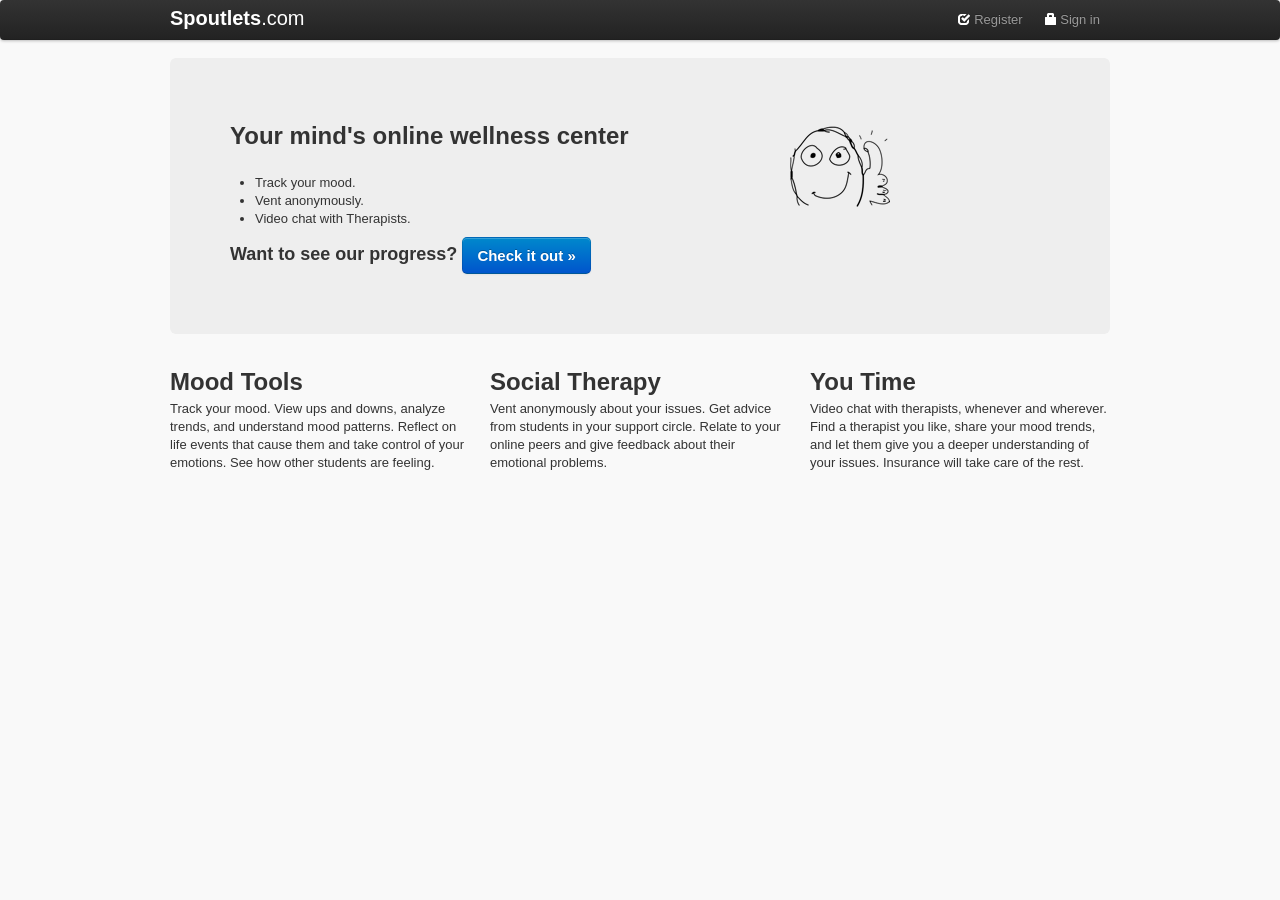
<file: spoutlets/views/index.html>
<!DOCTYPE html>
<html lang="en">
    <head>
        <meta charset="utf-8">
        <title>Spoutlets &mdash; Main Page</title>
        <meta name="viewport" content="width=device-width, initial-scale=1.0">
        <meta name="description" content="">
        <meta name="author" content="">

        <link rel="stylesheet" type="text/css" href="../public/stylesheets/bootstrap.css">

        <!--[if lt IE 9]>
            <script src="../public/js/libs/iepp.js"></script>
        <![endif]-->

    </head>
    <body>
       <header>
          <div class="navbar">
              <div class="navbar-inner">
                  <div class="container">

                      <a href="index.html" class="brand"><strong>Spoutlets</strong>.com</a>

                       <ul class="nav pull-right">
                          <li><a href="#register" data-toggle="modal"><i class="icon-check icon-white"></i> Register</a></li>
                          <li><a href="#sign-in" data-toggle="modal"><i class="icon-lock icon-white"></i> Sign in</a></li>
                      </ul> 
                      <div id="sign-in" class="modal modal-form hide fade">
                          <div class="wrapper-modal">
                              <a class="close pull-right" data-dismiss="modal">&times;</a>
                              <div class="page-header">
                                  <h2>Sign in</h2>
                              </div>
                              <hgroup class="section-header">
                                  <h2>Almost there!</h2>
                              </hgroup>
                              <form class="form-horizontal">
                                  <fieldset>
                                    <div class="control-group">
                                      <label class="control-label" for="input01">Username</label>
                                      <div class="controls">
                                        <input type="text" class="input-xlarge" id="input01">
                                      </div>
                                    </div>
                                    <div class="control-group">
                                      <label class="control-label" for="input02">Password</label>
                                      <div class="controls">
                                        <input type="password" class="input-xlarge" id="input02">
                                     </div>
                                    </div>                            
                                </fieldset>
                              </form>
                              <div class="form-actions">
                                  <a href="tracker.html" class="btn btn-primary btn-large pull-right">Sign in</a>
                              </div>
                          </div>
                      </div>  

                      <div id="register" class="modal modal-form hide fade">
                          <div class="wrapper-modal">
                              <a class="close pull-right" data-dismiss="modal">&times;</a>
                              <div class="page-header">
                                  <h2>Create account</h2>
                              </div>
                              <hgroup class="section-header">
                                  <h2>Almost there!</h2>
                              </hgroup>
                              <form class="form-horizontal">
                                  <fieldset>
                                    <div class="control-group">
                                      <label class="control-label" for="input01">Username</label>
                                      <div class="controls">
                                        <input type="text" class="input-xlarge" id="input01">
                                      </div>
                                    </div>
                                    <div class="control-group">
                                      <label class="control-label" for="input02">Password</label>
                                      <div class="controls">
                                        <input type="password" class="input-xlarge" id="input02">
                                     </div>
                                    </div>                            
                                </fieldset>
                              </form>
                              <div class="form-actions">
                                  <a href="tracker.html" class="btn btn-primary btn-large pull-right">Register</a>
                              </div>
                          </div>
                      </div>                       
                  </div>
              </div>
          </div>
       </header>
       <div class="container">
         <div class="hero-unit">
           <div class="row">
             <div class="span7">
               <h2 style="margin-bottom:20px">
                  Your mind's online wellness center
               </h2>
               <ul>
                 <li>
                    Track your mood.
                 </li>
                 <li>
                    Vent anonymously.
                 </li>
                 <li>
                    Video chat with Therapists.
                 </li>
               </ul>
             </div>
             <div class="span3">
               <div class="mood-face rate10"><!-- --></div>
             </div>
           </div>
           <div class="row">
             <div class="span12">
             <h3>Want to see our progress? 
               <a href="tracker.html" class="btn btn-primary btn-large">Check it out »</a>
             </h3>
             </div>
           </div>
         </div>
         <div class="row">
           <div class="span4">
             <h2>Mood Tools</h2>
             <p>
              Track your mood. View ups and downs, analyze trends, and understand mood patterns. Reflect on life events that cause them and take control of your emotions. See how other students are feeling.
             </p>
           </div>
           <div class="span4">
             <h2>Social Therapy</h2>
             <p>
              Vent anonymously about your issues. Get advice from students in your support circle. Relate to your online peers and give feedback about their emotional problems. 
             </p>     
           </div>
           <div class="span4">
             <h2>You Time</h2>
             <p>
              Video chat with therapists, whenever and wherever. Find a therapist you like, share your mood trends, and let them give you a deeper understanding of your issues. Insurance will take care of the rest.
             </p>
           </div>
         </div>
       </div> 

    <script>window.jQuery || document.write('<script src="../public/js/jquery/jquery-1.7.1.min.js"><\/script>')</script>
    <script src="../public/js/bootstrap/bootstrap.min.js"></script>
    <script src="../public/js/script.js"></script>
    </body>
</html>
</file>
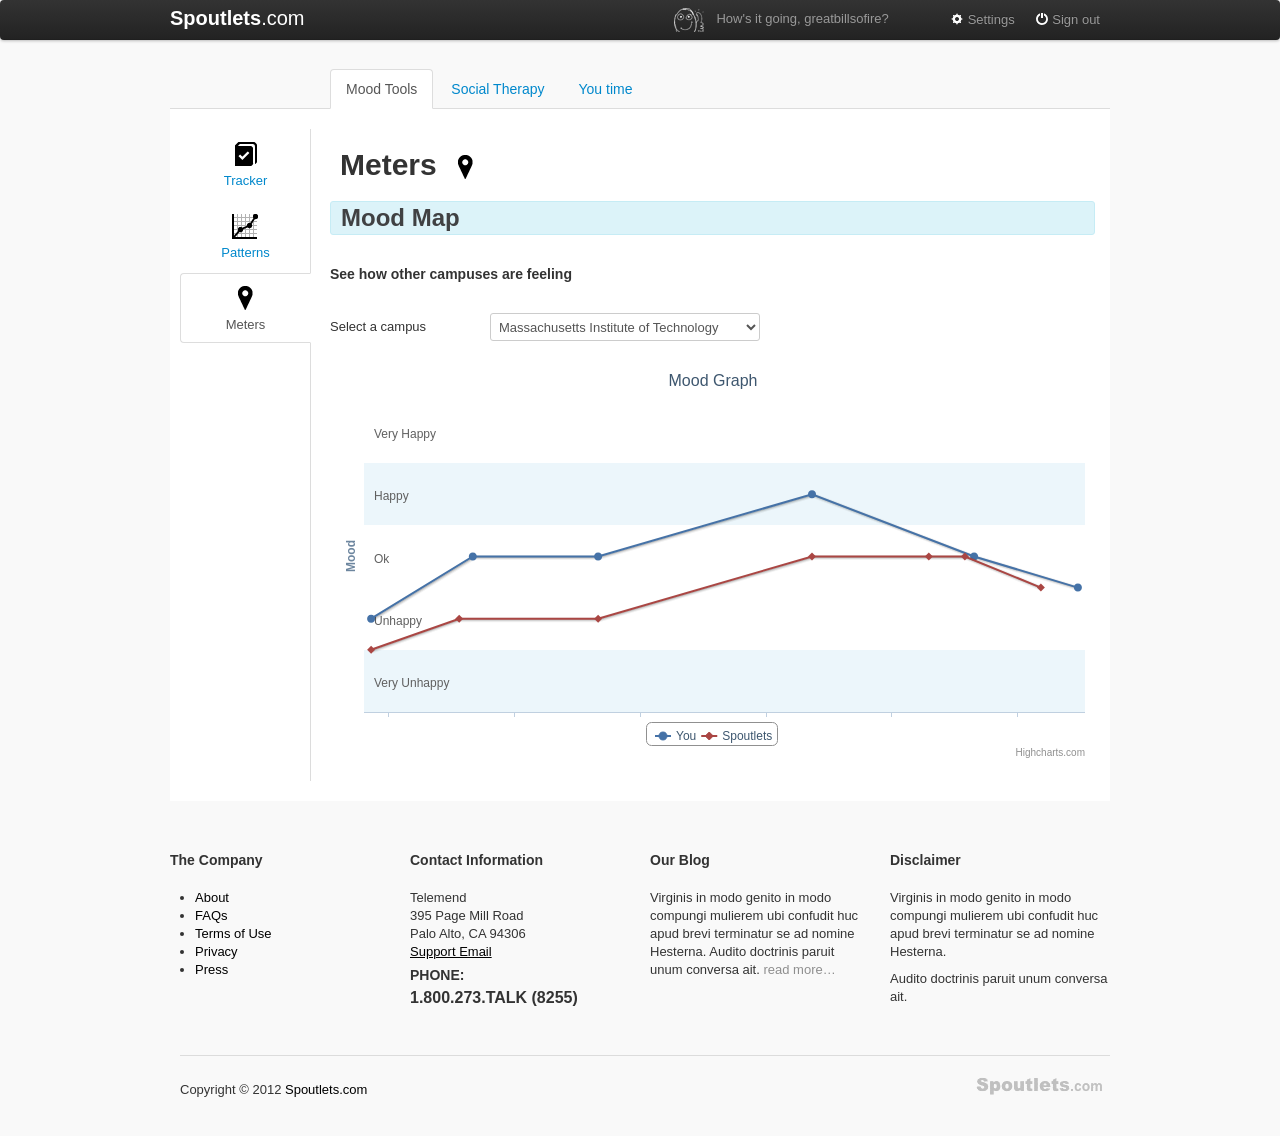
<file: spoutlets/views/meters.html>
<!DOCTYPE html>
<html lang="en">
    <head>
        <meta charset="utf-8">
        <title>Spoutlets &mdash; Main Page</title>
        <meta name="viewport" content="width=device-width, initial-scale=1.0">
        <meta name="description" content="">
        <meta name="author" content="">

        <link rel="stylesheet" type="text/css" href="../public/stylesheets/bootstrap.css">

        <!--[if lt IE 9]>
            <script src="../public/js/libs/iepp.js"></script>
        <![endif]-->

    </head>
    <body>
       <header>
          <div class="navbar">
              <div class="navbar-inner">
                  <div class="container">

                      <a href="index.html" class="brand"><strong>Spoutlets</strong>.com</a>

                      <div class="greetings">
                        <div class="greetings-face greetings-rate10"><!-- --></div>
                        <span>How's it going, greatbillsofire?</span>
                      </div>

                      <ul class="nav pull-right">
                          <li><a href="#"><i class="icon-cog icon-white"></i> Settings</a></li>
                          <li><a href="index.html"><i class="icon-off icon-white"></i> Sign out</a></li>
                      </ul>
                  </div>
              </div>
          </div>
      </header>
    <div class="container">
        <div id="main" class="clearfix">
            <div class="row">
                <div class="page-nav">
                    <ul class="nav nav-tabs">
                        <li class="active">
                            <a href="tracker.html">Mood Tools</a>
                        </li>
                        <li>
                            <a href="vent-stream.html">Social Therapy</a>
                        </li>
                        <li>
                            <a href="#">You time</a>
                        </li>
                    </ul>
                </div>
            </div>
    	
            <div class="row">
                <div class="tabbable tabs-left nav-left-col">
                    <ul class="nav nav-tabs">
                        <li>
                            <a href="tracker.html"><i class="icon-log-book-header"></i> Tracker</a>
                        </li>
                        <li>
                            <a href="patterns.html"><i class="icon-stats-header"></i> Patterns</a>
                        </li>
                        <li class="active">
                            <a href="meters.html"><i class="icon-map-marker-header"></i> Meters</a>
                        </li>
                    </ul>
                </div>
              
                <div class="tab-content">
                    <div class="vertical-border"><!-- --></div>
                    <div class="tab-pane active">
                        <header class="page-header-main">
                            <h1>Meters <i class="icon-map-marker-header"></i></h1>
                        </header>

                        <section>
                            <hgroup class="section-header">
                                <h2>Mood Map</h2>
                                <h4>See how other campuses are feeling</h4>
                            </hgroup>
                            <div class="form-horizontal">
                                <form action="#" method="post">
                                    <div class="control-group">
                                        <label class="control-label text-align-left" for="fld-university">Select a campus</label>
                                        <div class="controls">
                                            <select id="fld-university" class="input-xlarge">
                                                <option>Massachusetts Institute of Technology</option>
                                                <option>Boston University</option>
                                            </select>
                                        </div>
                                    </div>
                                </form>
                            </div>
                            <div id="chart-graph-meters">
                                <!-- chart graph placeholder -->
                            </div>
                        </section> <!-- end of tab-pane section -->
                    </div> <!-- end of the tab-pane C1 -->
                </div>
             </div>
        </div>
        
        <footer>
            <div class="row">
                <div class="footer-col">
                    <h4>The Company</h4>
                    <ul>
                        <li><a href="">About</a></li>
                        <li><a href="">FAQs</a></li>
                        <li><a href="">Terms of Use</a></li>
                        <li><a href="">Privacy</a></li>
                        <li><a href="">Press</a></li>
                    </ul>
                </div>
                <div class="footer-col">
                    <h4>Contact Information</h4>
                    <address>
                        Telemend <br />
                        395 Page Mill Road <br />
                        Palo Alto, CA 94306 <br />
                        <a href="mailto:">Support Email</a>
                        <strong class="phone">
                            Phone: 
                            <span>1.800.273.TALK (8255)</span>
                        </strong>
                    </address>
                </div>
                <div class="footer-col">
                    <h4>Our Blog</h4>
                    <p>
                        Virginis in modo genito in modo compungi mulierem ubi confudit huc apud brevi terminatur se ad nomine Hesterna. Audito doctrinis paruit unum conversa ait.
                        <a href="" class="read-more">read more&hellip;</a>
                    </p>
                </div>
                <div class="footer-col">
                    <h4>Disclaimer</h4>
                    <p>
                        Virginis in modo genito in modo compungi mulierem ubi confudit huc apud brevi terminatur se ad nomine Hesterna. 
                    </p>
                    <p>
                        Audito doctrinis paruit unum conversa ait.
                    </p>
                </div>
            </div>
            <div class="row copyright">
                <div class="pull-left">
                    <span>Copyright &copy; 2012 <a href="">Spoutlets.com</a></span>
                </div>
                    <a href="" class="logo-footer pull-right">Spoutlets.com</a>
            </div>
        </footer>
        
    </div>
    <!-- <script src="//ajax.googleapis.com/ajax/libs/jquery/1.7.1/jquery.min.js"></script> -->
    <script>window.jQuery || document.write('<script src="../public/js/jquery/jquery-1.7.1.min.js"><\/script>')</script>
    <script src="../public/js/bootstrap/bootstrap.min.js"></script>
    <script src="../public/js/highcharts/highcharts.js"></script>
    <script src="../public/js/script.js"></script>
    </body>
</html>
</file>
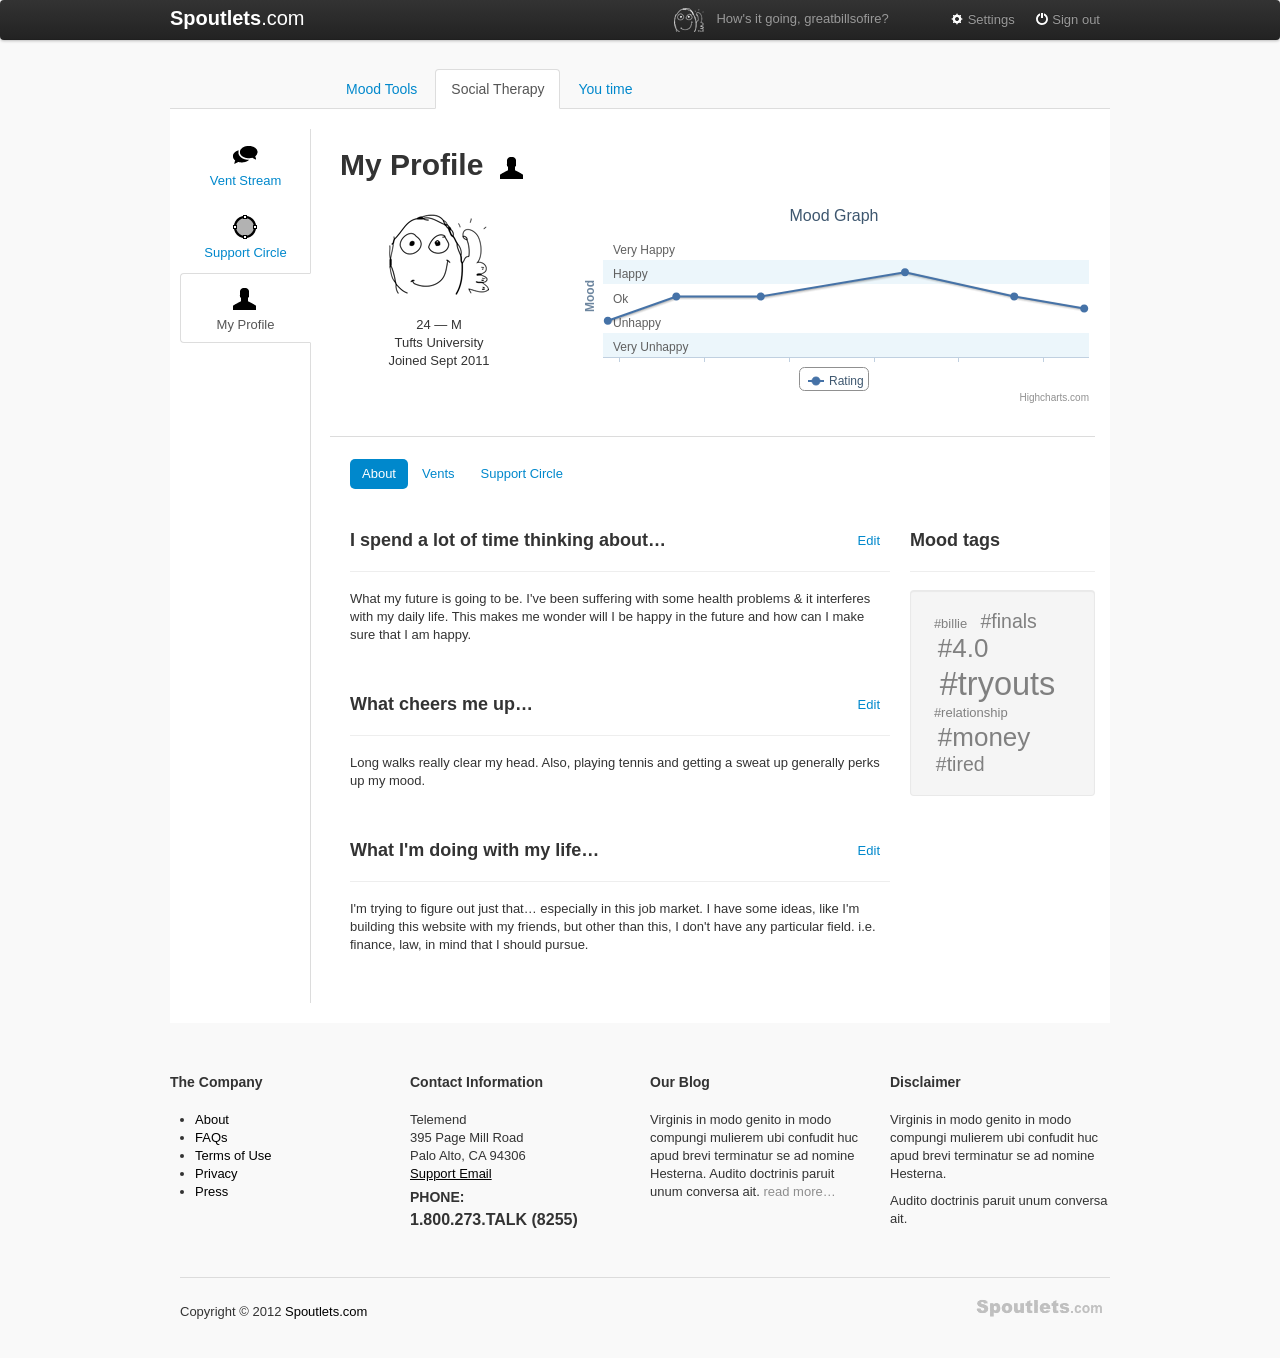
<file: spoutlets/views/my-profile.html>
<!DOCTYPE html>
<html lang="en">
    <head>
        <meta charset="utf-8">
        <title>Spoutlets &mdash; Main Page</title>
        <meta name="viewport" content="width=device-width, initial-scale=1.0">
        <meta name="description" content="">
        <meta name="author" content="">

        <link rel="stylesheet" type="text/css" href="../public/stylesheets/bootstrap.css">

        <!--[if lt IE 9]>
            <script src="../public/js/html5shiv/iepp.js"></script>
        <![endif]-->

    </head>
    <body>
       <header>
          <div class="navbar">
              <div class="navbar-inner">
                  <div class="container">

                      <a href="index.html" class="brand"><strong>Spoutlets</strong>.com</a>

                      <div class="greetings">
                        <div class="greetings-face greetings-rate10"><!-- --></div>
                        <span>How's it going, greatbillsofire?</span>
                      </div>                      

                      <ul class="nav pull-right">
                          <li><a href="#"><i class="icon-cog icon-white"></i> Settings</a></li>
                          <li><a href="index.html"><i class="icon-off icon-white"></i> Sign out</a></li>
                      </ul>                 
                  </div>
              </div>
          </div>
      </header>    
    <div class="container">       
        <div id="main" class="clearfix">
            <div class="row">
                <div class="page-nav">
                    <ul class="nav nav-tabs">
                        <li>
                            <a href="tracker.html">Mood Tools</a>
                        </li>
                        <li class="active">
                            <a href="vent-stream.html">Social Therapy</a>
                        </li>
                        <li>
                            <a href="#">You time</a>
                        </li>
                    </ul>
                </div>
            </div>
      
            <div class="row">
                
                <div class="tabbable tabs-left nav-left-col">
                    <ul class="nav nav-tabs">
                        <li>
                            <a href="vent-stream.html"><i class="icon-conversation-header"></i> Vent Stream</a>
                        </li>
                        <li>
                            <a href="support-circle.html"><i class="icon-vector-path-circle-header"></i> Support Circle</a>
                        </li>
                        <li class="active">
                            <a href="my-profile.html"><i class="icon-user-header"></i> My Profile</a>
                        </li>
                    </ul>

                </div>
            
              
                <div class="tab-content">
                    <div class="vertical-border"><!-- --></div>
                    <div class="tab-pane active">
                        <header class="page-header-main">
                            <h1>My Profile <i class="icon-user-header"></i></h1>
                        </header>

                        <div class="row">
                            <div class="pane-left-col">
                                <section class="no-header">
                                    <div class="mood-status centered">
                                        <div class="mood-face rate10"><!-- --></div>
                                    </div>
                                    <p class="centered">
                                       24 &mdash; M <br />
                                       Tufts University <br />
                                       Joined Sept 2011 
                                    </p>
                                </section> <!-- end of tab-pane section -->                            

                            </div>

                            <div class="pane-right-col">
                                <section class="no-header">
                                    <div id="chart-graph-mood">
                                        Mood graph placeholder
                                    </div>
                                </section> <!-- end of tab-pane section --> 
                            </div>
                        </div>

                        <div class="top-border">
                        <ul class="nav nav-pills">
                                <li class="active">
                                    <a href="#">About</a>
                                </li>
                                <li>
                                    <a href="#">Vents</a>
                                </li>
                                <li>
                                    <a href="#">Support Circle</a>
                                </li>
                            </ul>
                            <div class="pane-left-col-wide">
                                <section class="article-list">
                                    <article>
                                        <div class="page-header">
                                            <h3>I spend a lot of time thinking about&hellip; <a href="#" class="lnk-edit pull-right">Edit</a></h3>
                                        </div>
                                        <p>
                                            What my future is going to be. I've been suffering with some health problems &amp; it interferes with my daily life. This makes me wonder will I be happy in the future and how can I make sure that I am happy.
                                        </p>
                                    </article>
                                    <article>
                                        <div class="page-header">
                                            <h3>What cheers me up&hellip; <a href="#" class="lnk-edit pull-right">Edit</a></h3>
                                        </div>
                                        <p>
                                          Long walks really clear my head. Also, playing tennis and getting a sweat up generally perks up my mood.
                                        </p>
                                    </article>
                                    <article>
                                        <div class="page-header">
                                            <h3>What I'm doing with my life&hellip; <a href="#" class="lnk-edit pull-right">Edit</a></h3>
                                        </div>
                                        <p>
                                            I'm trying to figure out just that&hellip; especially in this job market. I have some ideas, like I'm building this website with my friends, but other than this, I don't have any particular field. i.e. finance, law, in mind that I should pursue.
                                        </p>
                                    </article>
                                </section>
                            </div>
                            <div class="pane-right-col-narrow">
                                <div class="page-header">
                                    <h3>Mood tags</h3>
                                </div>
                                    <div class="well">
                                        <a href="" class="lnk-tag" style="font-size: 1em;">#billie</a>
                                        <a href="" class="lnk-tag" style="font-size: 1.5em;">#finals</a>
                                        <a href="" class="lnk-tag" style="font-size: 2em;">#4.0</a>
                                        <a href="" class="lnk-tag" style="font-size: 2.5em;">#tryouts</a>
                                        <a href="" class="lnk-tag" style="font-size: 1em;">#relationship</a>
                                        <a href="" class="lnk-tag" style="font-size: 2em;">#money</a>
                                        <a href="" class="lnk-tag" style="font-size: 1.5em;">#tired</a>
                                    </div>
                            </div>
                        </div>

                    </div> <!-- end of the tab-pane A1 -->
                </div>
             </div>
        </div>
        
        <footer>
            <div class="row">
                <div class="footer-col">
                    <h4>The Company</h4>
                    <ul>
                        <li><a href="">About</a></li>
                        <li><a href="">FAQs</a></li>
                        <li><a href="">Terms of Use</a></li>
                        <li><a href="">Privacy</a></li>
                        <li><a href="">Press</a></li>
                    </ul>
                </div>
                <div class="footer-col">
                    <h4>Contact Information</h4>
                    <address>
                        Telemend <br />
                        395 Page Mill Road <br />
                        Palo Alto, CA 94306 <br />
                        <a href="mailto:">Support Email</a>
                        <strong class="phone">
                            Phone: 
                            <span>1.800.273.TALK (8255)</span>
                        </strong>
                    </address>
                </div>  
                <div class="footer-col">
                    <h4>Our Blog</h4>
                    <p>
                        Virginis in modo genito in modo compungi mulierem ubi confudit huc apud brevi terminatur se ad nomine Hesterna. Audito doctrinis paruit unum conversa ait.
                        <a href="#" class="read-more">read more&hellip;</a>
                    </p>
                </div>
                <div class="footer-col">
                    <h4>Disclaimer</h4>
                    <p>
                        Virginis in modo genito in modo compungi mulierem ubi confudit huc apud brevi terminatur se ad nomine Hesterna. 
                    </p>
                    <p>
                        Audito doctrinis paruit unum conversa ait.
                    </p>
                </div>
            </div>
            <div class="row copyright">
                <div class="pull-left">
                    <span>Copyright &copy; 2012 <a href="">Spoutlets.com</a></span>
                </div>
                    <a href="#" class="logo-footer pull-right">Spoutlets.com</a>
            </div>
        </footer>
        
    </div>
    <!-- <script src="//ajax.googleapis.com/ajax/libs/jquery/1.7.1/jquery.min.js"></script> -->
    <script>window.jQuery || document.write('<script src="../public/js/jquery/jquery-1.7.1.min.js"><\/script>')</script>
    <script src="../public/js/bootstrap/bootstrap.min.js"></script>
    <script src="../public/js/highcharts/highcharts.js"></script>
    <script src="../public/js/script.js"></script>
    </body>
</html>
</file>
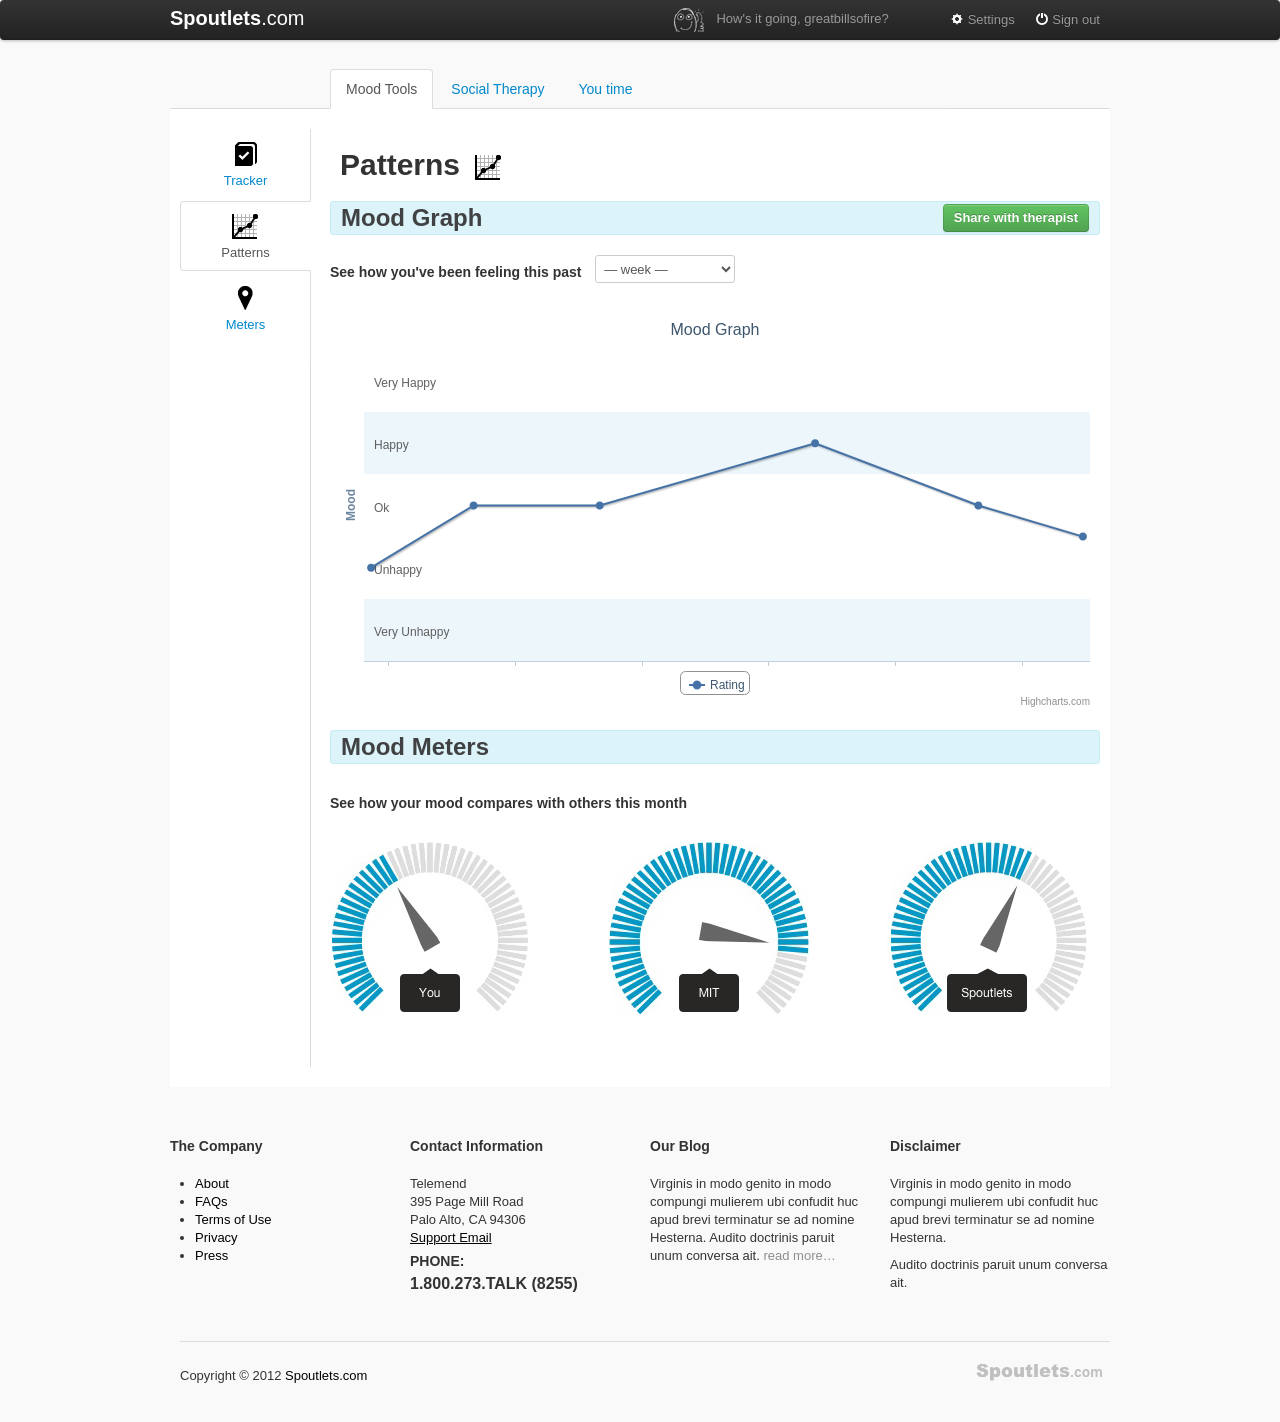
<file: spoutlets/views/patterns.html>
<!DOCTYPE html>
<html lang="en">
    <head>
        <meta charset="utf-8">
        <title>Spoutlets &mdash; Main Page</title>
        <meta name="viewport" content="width=device-width, initial-scale=1.0">
        <meta name="description" content="">
        <meta name="author" content="">

        <link rel="stylesheet" type="text/css" href="../public/stylesheets/bootstrap.css">

        <!--[if lt IE 9]>
            <script src="../public/js/html5shiv/iepp.js"></script>
        <![endif]-->

    </head>
    <body>
       <header>
          <div class="navbar">
              <div class="navbar-inner">
                  <div class="container">

                      <a href="index.html" class="brand"><strong>Spoutlets</strong>.com</a>

                      <div class="greetings">
                        <div class="greetings-face greetings-rate10"><!-- --></div>
                        <span>How's it going, greatbillsofire?</span>
                      </div>                      

                      <ul class="nav pull-right">
                          <li><a href="#"><i class="icon-cog icon-white"></i> Settings</a></li>
                          <li><a href="index.html"><i class="icon-off icon-white"></i> Sign out</a></li>
                      </ul>                 
                  </div>
              </div>
          </div>
      </header>    
    <div class="container">       
        <div id="main" class="clearfix">
            <div class="row">
                <div class="page-nav">
                    <ul class="nav nav-tabs">
                        <li class="active">
                            <a href="tracker.html">Mood Tools</a>
                        </li>
                        <li>
                            <a href="vent-stream.html">Social Therapy</a>
                        </li>
                        <li>
                            <a href="#">You time</a>
                        </li>
                    </ul>
                </div>
            </div>
    	
            <div class="row">
                <div class="tabbable tabs-left nav-left-col">
                    <ul class="nav nav-tabs">
                        <li>
                            <a href="tracker.html"><i class="icon-log-book-header"></i> Tracker</a>
                        </li>
                        <li class="active">
                            <a href="patterns.html"><i class="icon-stats-header"></i> Patterns</a>
                        </li>
                        <li>
                            <a href="meters.html"><i class="icon-map-marker-header"></i> Meters</a>
                        </li>
                    </ul>

                </div>
              
                <div class="tab-content">
                    <div class="vertical-border"><!-- --></div>
                    <div class="tab-pane active">
                        <header class="page-header-main">
                            <h1>Patterns <i class="icon-stats-header"></i></h1>
                        </header>

                        <section>
                            <hgroup class="section-header">
                                <h2>Mood Graph <a href="#share-with-therapist" class="btn btn-success pull-right" data-toggle="modal">Share with therapist</a></h2>
                            </hgroup>
                            <div id="share-with-therapist" class="modal fade hide">
                                <div class="wrapper-modal">
                                    <a class="close pull-right" data-dismiss="modal">&times;</a>
                                    <div class="page-header">
                                        <h3>Share with your therapist</h3>
                                    </div>
                                    <form class="form-horizontal">
                                        <fieldset>
                                            <div class="control-group">
                                                <label class="control-label">To:</label>
                                                <div class="controls">
                                                    <input type="email" class="input-xlarge" />
                                                    <p class="help-block">What's the email address of the therapist?</p>
                                                </div>
                                            </div>
                                            <div class="control-group">
                                                <label class="control-label">From:</label>
                                                <div class="controls">
                                                    <input type="email" class="input-xlarge" />
                                                    <p class="help-block">Tell the therapist who it's from.</p>
                                                </div>
                                            </div>                                            
                                        </fieldset>
                                        <fieldset class="share-mood-data">
                                            <h4>Please use my mood data to make my therapy more successful.</h4>
                                            <div id="share-mood-graph">
                                                <!-- -->
                                            </div>
                                            <h5>4/4/11 &ndash; 4/7/11 mood graph</h5>
                                        </fieldset>
                                        <div class="form-actions">
                                            <div class="pull-right">
                                                <a href="" class="btn btn-primary">Send</a>
                                                <a href="" class="btn" data-dismiss="modal">Cancel</a>
                                            </div>
                                        </div>                                        
                                    </form>
                                </div>
                            </div>
                            <form action="#" method="post">
                                <h4 class="inline">See how you've been feeling this past</h4>
                                <select class="span2">
                                    <option>&mdash; week &mdash;</option>
                                    <option>&mdash; month &mdash;</option>
                                    <option>&mdash; year &mdash;</option>
                                </select>
                            </form>      
                          
                            <div id="chart-graph">
                                <!-- chart graph placeholder -->
                            </div>
                        </section> <!-- end of tab-pane section -->
                     
                        <section>
                            <hgroup class="section-header">
                                <h2>Mood Meters</h2>
                                <h4>See how your mood compares with others this month</h4>
                            </hgroup>
                            
                            <div class="row">
                                <section class="section-col graph1">
                                    <!-- -->
                                </section>
                                <section class="section-col graph2">
                                    <!-- -->
                                </section>
                                <section class="section-col graph3">
                                    <!-- -->
                                </section>                        
                            </div>
                        </section> <!-- end of tab-pane section -->
                    </div> <!-- end of the tab-pane B1 -->

                </div>
             </div>
        </div>
        
        <footer>
            <div class="row">
                <div class="footer-col">
                    <h4>The Company</h4>
                    <ul>
                        <li><a href="">About</a></li>
                        <li><a href="">FAQs</a></li>
                        <li><a href="">Terms of Use</a></li>
                        <li><a href="">Privacy</a></li>
                        <li><a href="">Press</a></li>
                    </ul>
                </div>
                <div class="footer-col">
                    <h4>Contact Information</h4>
                    <address>
                        Telemend <br />
                        395 Page Mill Road <br />
                        Palo Alto, CA 94306 <br />
                        <a href="mailto:">Support Email</a>
                        <strong class="phone">
                            Phone: 
                            <span>1.800.273.TALK (8255)</span>
                        </strong>
                    </address>
                </div>  
                <div class="footer-col">
                    <h4>Our Blog</h4>
                    <p>
                        Virginis in modo genito in modo compungi mulierem ubi confudit huc apud brevi terminatur se ad nomine Hesterna. Audito doctrinis paruit unum conversa ait.
                        <a href="" class="read-more">read more&hellip;</a>
                    </p>
                </div>
                <div class="footer-col">
                    <h4>Disclaimer</h4>
                    <p>
                        Virginis in modo genito in modo compungi mulierem ubi confudit huc apud brevi terminatur se ad nomine Hesterna. 
                    </p>
                    <p>
                        Audito doctrinis paruit unum conversa ait.
                    </p>
                </div>
            </div>
            <div class="row copyright">
                <div class="pull-left">
                    <span>Copyright &copy; 2012 <a href="">Spoutlets.com</a></span>
                </div>
                    <a href="" class="logo-footer pull-right">Spoutlets.com</a>
            </div>
        </footer>
        
    </div>
    <!-- <script src="//ajax.googleapis.com/ajax/libs/jquery/1.7.1/jquery.min.js"></script> -->
    <script>window.jQuery || document.write('<script src="../public/js/jquery/jquery-1.7.1.min.js"><\/script>')</script>
    <script src="../public/js/bootstrap/bootstrap.min.js"></script>
    <script src="../public/js/highcharts/highcharts.js"></script>
    <script src="../public/js/script.js"></script>
    </body>
 </html>
</file>
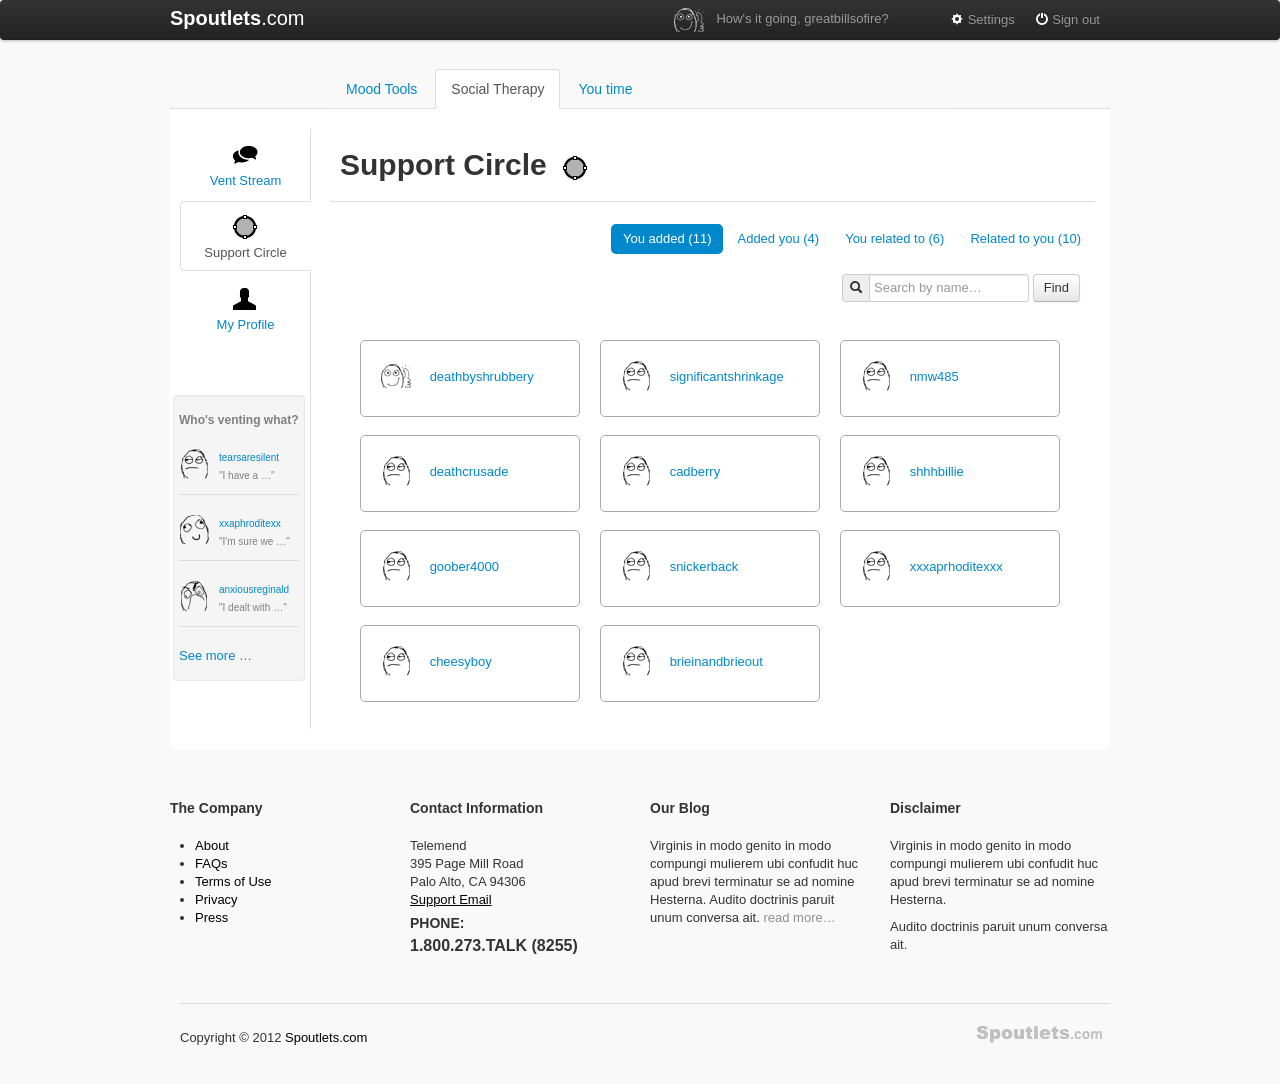
<file: spoutlets/views/support-circle.html>
<!DOCTYPE html>
<html lang="en">
    <head>
        <meta charset="utf-8">
        <title>Spoutlets &mdash; Support Circle</title>
        <meta name="viewport" content="width=device-width, initial-scale=1.0">
        <meta name="description" content="">
        <meta name="author" content="">

        <link rel="stylesheet" type="text/css" href="../public/stylesheets/bootstrap.css">

        <!--[if lt IE 9]>
            <script src="../public/js/html5shiv/iepp.js"></script>
        <![endif]-->

    </head>
    <body>
       <header>
          <div class="navbar">
              <div class="navbar-inner">
                  <div class="container">

                      <a href="index.html" class="brand"><strong>Spoutlets</strong>.com</a>

                      <div class="greetings">
                        <div class="greetings-face greetings-rate10"><!-- --></div>
                        <span>How's it going, greatbillsofire?</span>
                      </div>                      

                      <ul class="nav pull-right">
                          <li><a href="#"><i class="icon-cog icon-white"></i> Settings</a></li>
                          <li><a href="index.html"><i class="icon-off icon-white"></i> Sign out</a></li>
                      </ul>                 
                  </div>
              </div>
          </div>
      </header>    
    <div class="container">       
        <div id="main" class="clearfix">
            <div class="row">
                <div class="page-nav">
                    <ul class="nav nav-tabs">
                        <li>
                            <a href="tracker.html">Mood Tools</a>
                        </li>
                        <li class="active">
                            <a href="vent-stream.html">Social Therapy</a>
                        </li>
                        <li>
                            <a href="#">You time</a>
                        </li>
                    </ul>
                </div>
            </div>
      
            <div class="row">
                <div class="tabbable tabs-left nav-left-col">
                    <ul class="nav nav-tabs">
                        <li>
                            <a href="vent-stream.html"><i class="icon-conversation-header"></i> Vent Stream</a>
                        </li>
                        <li class="active">
                            <a href="support-circle.html"><i class="icon-vector-path-circle-header"></i> Support Circle</a>
                        </li>
                        <li>
                            <a href="my-profile.html"><i class="icon-user-header"></i> My Profile</a>
                        </li>
                    </ul>
                    <div class="well venting-flow">
                        <h5>Who's venting what?</h5>
                        <ul class="unstyled">
                            <li>
                                <a class="venting-timeline-mood timeline-rate4" href="user-profile.html"><!-- --></a>
                                <div>
                                    <a href="user-profile.html">tearsaresilent</a>
                                    <p>&quot;I have a &hellip;&quot;</p>
                                </div>
                            </li>
                            <li>
                                <a class="venting-timeline-mood timeline-rate9" href="#"><!-- --></a>
                                <div>
                                    <a href="#">xxaphroditexx</a>
                                    <p>&quot;I'm sure we &hellip;&quot;</p>
                                </div>
                            </li>
                            <li>
                                <a class="venting-timeline-mood timeline-rate1" href="#"><!-- --></a>
                                <div>
                                    <a href="#">anxiousreginald</a>
                                    <p>&quot;I dealt with &hellip;&quot;</p>
                                </div>
                            </li>
                        </ul>
                        <a href="#">See more &hellip;</a>
                    </div>
                </div>
              
                <div class="tab-content">
                    <div class="vertical-border"><!-- --></div>
                    <div class="tab-pane active">
                        <header class="page-header-main">
                            <h1>Support Circle <i class="icon-vector-path-circle-header"></i></h1>
                        </header>

                        <div class="top-border clearfix">
                            <ul class="nav nav-pills pull-right">
                                <li class="active">
                                    <a href="#">You added (11)</a>
                                </li>
                                <li>
                                    <a href="#">Added you (4)</a>
                                </li>
                                <li>
                                    <a href="#">You related to (6)</a>
                                </li>
                                <li>
                                    <a href="#">Related to you (10)</a>
                                </li>
                            </ul>
                            <div class="pull-right form-name-search">
                                <form action="#" class="form-inline" method="post">
                                     <div class="input-prepend">
                                        <span class="add-on"><i class="icon-search"></i></span><input class="input-medium" type="text" placeholder="Search by name&hellip;" />
                                    </div>
                                    <button class="btn">Find</button>
                                </form>
                            </div>
                        </div>
                        <div class="support-circle clearfix">
                            <ul class="thumbnails">
                                <li class="span3">
                                    <a href="#" class="circle-name">
                                        <span class="mood-face-small s-rate10"><!-- --></span>
                                        <span class="name">deathbyshrubbery</span>
                                     </a>
                                    <div class="pop-up hide">
                                        <header>
                                            <h3><a href="#">deathbyshrubbery</a></h3>
                                            <small>Last vented in Relationships</small> 
                                        </header>
                                        <h5 class="centered">Support History</h5>
                                        <span class="history-item">You added: 5/2/11</span>
                                        <span class="history-item">You related: 4x</span>
                                    </div>                                     
                                </li>
                                <li class="span3">
                                    <a href="#" class="circle-name">
                                        <span class="mood-face-small s-rate4"><!-- --></span>
                                        <span class="name">significantshrinkage</span>
                                     </a>
                                    <div class="pop-up hide">
                                        <header>
                                            <h3><a href="#">significantshrinkage</a></h3>
                                            <small>Last vented in Relationships</small> 
                                        </header>
                                        <h5 class="centered">Support History</h5>
                                        <span class="history-item">You added: 2/2/11</span>
                                        <span class="history-item">You related: 4x</span>
                                    </div>                                        
                                </li>
                                <li class="span3">
                                    <a href="#" class="circle-name">
                                        <span class="mood-face-small s-rate4"><!-- --></span>
                                        <span class="name">nmw485</span>
                                     </a>
                                    <div class="pop-up hide">
                                        <header>
                                            <h3><a href="#">nmw485</a></h3>
                                            <small>Last vented in Relationships</small> 
                                        </header>
                                        <h5 class="centered">Support History</h5>
                                        <span class="history-item">You added: 2/2/11</span>
                                        <span class="history-item">You related: 4x</span>
                                    </div>                                            
                                </li>
                                <li class="span3">
                                    <a href="#" class="circle-name">
                                        <span class="mood-face-small s-rate4"><!-- --></span>
                                        <span class="name">deathcrusade</span>
                                     </a>
                                     <div class="pop-up hide">
                                        <header>
                                            <h3><a href="#">deathcrusade</a></h3>
                                            <small>Last vented in Relationships</small> 
                                        </header>
                                        <h5 class="centered">Support History</h5>
                                        <span class="history-item">You added: 2/2/11</span>
                                        <span class="history-item">You related: 4x</span>
                                    </div>                                           
                                </li>
                                <li class="span3">
                                    <a href="#" class="circle-name">
                                        <span class="mood-face-small s-rate4"><!-- --></span>
                                        <span class="name">cadberry</span>
                                     </a>
                                     <div class="pop-up hide">
                                        <header>
                                            <h3><a href="#">cadberry</a></h3>
                                            <small>Last vented in Relationships</small> 
                                        </header>
                                        <h5 class="centered">Support History</h5>
                                        <span class="history-item">You added: 2/2/11</span>
                                        <span class="history-item">You related: 4x</span>
                                    </div>                                           
                                </li>
                                <li class="span3">
                                    <a href="#" class="circle-name">
                                        <span class="mood-face-small s-rate4"><!-- --></span>
                                        <span class="name">shhhbillie</span>
                                     </a>
                                    <div class="pop-up hide">
                                        <header>
                                            <h3><a href="#">shhhbillie</a></h3>
                                            <small>Last vented in Relationships</small> 
                                        </header>
                                        <h5 class="centered">Support History</h5>
                                        <span class="history-item">You added: 2/2/11</span>
                                        <span class="history-item">You related: 4x</span>
                                    </div>                                            
                                </li>
                                <li class="span3">
                                    <a href="#" class="circle-name">
                                        <span class="mood-face-small s-rate4"><!-- --></span>
                                        <span class="name">goober4000</span>
                                     </a>
                                     <div class="pop-up hide">
                                        <header>
                                            <h3><a href="#">goober4000</a></h3>
                                            <small>Last vented in Relationships</small> 
                                        </header>
                                        <h5 class="centered">Support History</h5>
                                        <span class="history-item">You added: 2/2/11</span>
                                        <span class="history-item">You related: 4x</span>
                                    </div>                                           
                                </li>
                                <li class="span3">
                                    <a href="#" class="circle-name">
                                        <span class="mood-face-small s-rate4"><!-- --></span>
                                        <span class="name">snickerback</span>
                                     </a>
                                      <div class="pop-up hide">
                                        <header>
                                            <h3><a href="#">snickerback</a></h3>
                                            <small>Last vented in Relationships</small> 
                                        </header>
                                        <h5 class="centered">Support History</h5>
                                        <span class="history-item">You added: 2/2/11</span>
                                        <span class="history-item">You related: 4x</span>
                                    </div>                                          
                                </li>
                                <li class="span3">
                                    <a href="#" class="circle-name">
                                        <span class="mood-face-small s-rate4"><!-- --></span>
                                        <span class="name">xxxaprhoditexxx</span>
                                     </a>
                                     <div class="pop-up hide">
                                        <header>
                                            <h3><a href="#">xxxaprhoditexxx</a></h3>
                                            <small>Last vented in Relationships</small> 
                                        </header>
                                        <h5 class="centered">Support History</h5>
                                        <span class="history-item">You added: 2/2/11</span>
                                        <span class="history-item">You related: 4x</span>
                                    </div>                                           
                                </li>
                                <li class="span3">
                                    <a href="#" class="circle-name">
                                        <span class="mood-face-small s-rate4"><!-- --></span>
                                        <span class="name">cheesyboy</span>
                                     </a>
                                     <div class="pop-up hide">
                                        <header>
                                            <h3><a href="#">cheesyboy</a></h3>
                                            <small>Last vented in Relationships</small> 
                                        </header>
                                        <h5 class="centered">Support History</h5>
                                        <span class="history-item">You added: 2/2/11</span>
                                        <span class="history-item">You related: 4x</span>
                                    </div>                                           
                                </li>
                                <li class="span3">
                                    <a href="#" class="circle-name">
                                        <span class="mood-face-small s-rate4"><!-- --></span>
                                        <span class="name">brieinandbrieout</span>
                                    </a>
                                     <div class="pop-up hide">
                                        <header>
                                            <h3><a href="#">brieinandbrieout</a></h3>
                                            <small>Last vented in Relationships</small> 
                                        </header>
                                        <h5 class="centered">Support History</h5>
                                        <span class="history-item">You added: 2/2/11</span>
                                        <span class="history-item">You related: 4x</span>
                                    </div>                                          
                                </li>
                            </ul>
                        </div>


                    </div> <!-- end of the tab-pane A1 -->
                </div>
             </div>
        </div>
        
        <footer>
            <div class="row">
                <div class="footer-col">
                    <h4>The Company</h4>
                    <ul>
                        <li><a href="">About</a></li>
                        <li><a href="">FAQs</a></li>
                        <li><a href="">Terms of Use</a></li>
                        <li><a href="">Privacy</a></li>
                        <li><a href="">Press</a></li>
                    </ul>
                </div>
                <div class="footer-col">
                    <h4>Contact Information</h4>
                    <address>
                        Telemend <br />
                        395 Page Mill Road <br />
                        Palo Alto, CA 94306 <br />
                        <a href="mailto:">Support Email</a>
                        <strong class="phone">
                            Phone: 
                            <span>1.800.273.TALK (8255)</span>
                        </strong>
                    </address>
                </div>  
                <div class="footer-col">
                    <h4>Our Blog</h4>
                    <p>
                        Virginis in modo genito in modo compungi mulierem ubi confudit huc apud brevi terminatur se ad nomine Hesterna. Audito doctrinis paruit unum conversa ait.
                        <a href="#" class="read-more">read more&hellip;</a>
                    </p>
                </div>
                <div class="footer-col">
                    <h4>Disclaimer</h4>
                    <p>
                        Virginis in modo genito in modo compungi mulierem ubi confudit huc apud brevi terminatur se ad nomine Hesterna. 
                    </p>
                    <p>
                        Audito doctrinis paruit unum conversa ait.
                    </p>
                </div>
            </div>
            <div class="row copyright">
                <div class="pull-left">
                    <span>Copyright &copy; 2012 <a href="">Spoutlets.com</a></span>
                </div>
                    <a href="#" class="logo-footer pull-right">Spoutlets.com</a>
            </div>
        </footer>
        
    </div>
    <!-- <script src="//ajax.googleapis.com/ajax/libs/jquery/1.7.1/jquery.min.js"></script> -->
    <script>window.jQuery || document.write('<script src="../public/js/jquery/jquery-1.7.1.min.js"><\/script>')</script>
    <script src="../public/js/bootstrap/bootstrap.min.js"></script>
    <script src="../public/js/highcharts/highcharts.js"></script>
    <script src="../public/js/script.js"></script>
    </body>
</html>
</file>
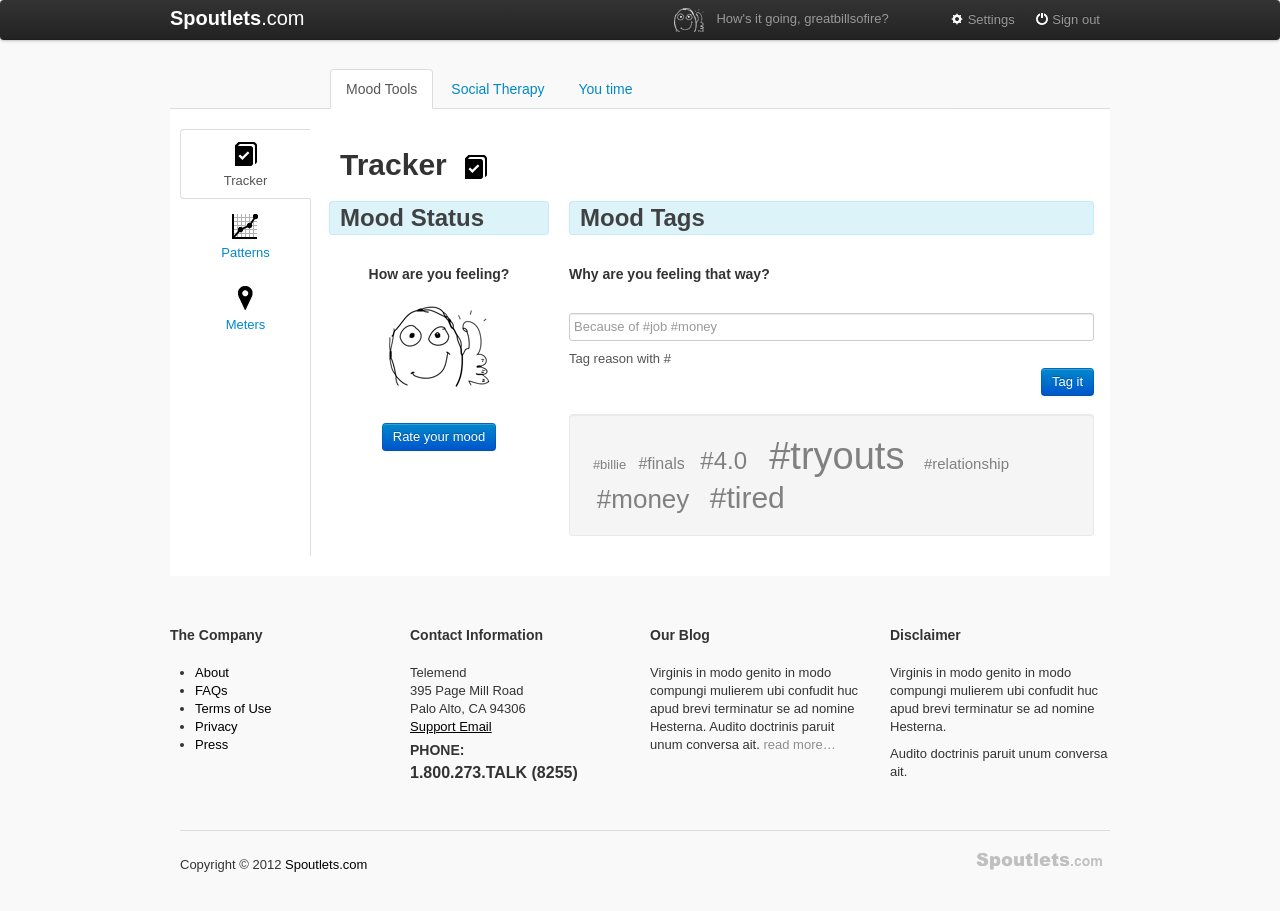
<file: spoutlets/views/tracker.html>
<!DOCTYPE html>
<html lang="en">
    <head>
        <meta charset="utf-8">
        <title>Spoutlets &mdash; Main Page</title>
        <meta name="viewport" content="width=device-width, initial-scale=1.0">
        <meta name="description" content="">
        <meta name="author" content="">

        <link rel="stylesheet" type="text/css" href="../public/stylesheets/bootstrap.css">

        <!--[if lt IE 9]>
            <script src="../public/js/html5shiv/iepp.js"></script>
        <![endif]-->

    </head>
    <body>
       <header>
          <div class="navbar">
              <div class="navbar-inner">
                  <div class="container">

                      <a href="index.html" class="brand"><strong>Spoutlets</strong>.com</a>
                      
                      <div class="greetings">
                        <div class="greetings-face greetings-rate10"><!-- --></div>
                        <span>How's it going, greatbillsofire?</span>
                      </div>

                      <ul class="nav pull-right">
                          <li><a href="#"><i class="icon-cog icon-white"></i> Settings</a></li>
                          <li><a href="index.html"><i class="icon-off icon-white"></i> Sign out</a></li>
                      </ul>                 
                  </div>
              </div>
          </div>
      </header>    
    <div class="container">       
        <div id="main" class="clearfix">
            <div class="row">
                <div class="page-nav">
                    <ul class="nav nav-tabs">
                        <li class="active">
                            <a href="tracker.html">Mood Tools</a>
                        </li>
                        <li>
                            <a href="vent-stream.html">Social Therapy</a>
                        </li>
                        <li>
                            <a href="#">You time</a>
                        </li>
                    </ul>
                </div>
            </div>
    	
            <div class="row">
                <div class="tabbable tabs-left nav-left-col">
                    <ul class="nav nav-tabs">
                        <li class="active">
                            <a href="tracker.html"><i class="icon-log-book-header"></i> Tracker</a>
                        </li>
                        <li>
                            <a href="patterns.html"><i class="icon-stats-header"></i> Patterns</a>
                        </li>
                        <li>
                            <a href="meters.html"><i class="icon-map-marker-header"></i> Meters</a>
                        </li>
                    </ul>

                </div>
              
                <div class="tab-content">
                    <div class="vertical-border"><!-- --></div>
                    <div class="tab-pane active"> 
                        <header class="page-header-main">
                            <h1>Tracker <i class="icon-log-book-header"></i></h1>
                        </header>

                        <div class="row">
                            <div class="pane-left-col">
                                <section>
                                    <hgroup class="section-header">
                                        <h2>Mood Status</h2>
                                        <h4 class="centered">How are you feeling?</h4>
                                    </hgroup>
                                    <div class="mood-status centered">
                                        <div class="mood-face rate10"><!-- --></div>
                                        <a href="#mood-rate" class="btn btn-primary" data-toggle="modal">Rate your mood</a>
                                    </div>
                                    <div class="modal hide fade" id="mood-rate">
                                       <div class="wrapper-modal">
                                            <hgroup class="section-header">
                                                <h2>Select the state of your mood at this moment or day</h2>
                                            </hgroup>
                                            <div class="mood-form">
                                                <a href="#" class="mood-face rate1" data-dismiss="modal"><!-- --></a>
                                                <a href="#" class="mood-face rate2" data-dismiss="modal"><!-- --></a>
                                                <a href="#" class="mood-face rate3" data-dismiss="modal"><!-- --></a>
                                                <a href="#" class="mood-face rate4" data-dismiss="modal"><!-- --></a>
                                                <a href="#" class="mood-face rate5" data-dismiss="modal"><!-- --></a>
                                                <a href="#" class="mood-face rate6" data-dismiss="modal"><!-- --></a>
                                                <a href="#" class="mood-face rate7" data-dismiss="modal"><!-- --></a>
                                                <a href="#" class="mood-face rate8" data-dismiss="modal"><!-- --></a>
                                                <a href="#" class="mood-face rate9" data-dismiss="modal"><!-- --></a>
                                                <a href="#" class="mood-face rate10" data-dismiss="modal"><!-- --></a>
                                            </div>
                                       </div>
                                    </div>
                                </section> <!-- end of tab-pane section -->
                            </div>
                            <div class="pane-right-col">
                                <section>
                                    <hgroup class="section-header">
                                        <h2>Mood Tags</h2>
                                        <h4>Why are you feeling that way?</h4>
                                    </hgroup>
                                    <div class="form-horizontal">
                                        <form action="#" class="form-feelings" method="post">
                                                <input type="text" class="input-max" id="feelings" placeholder="Because of #job #money" />
                                                <p class="help-block">Tag reason with #</p>
                                                <div class="control-group">
                                                    <button type="submit" class="btn btn-primary pull-right">Tag it</button>
                                                </div>
                                        </form>
                                    </div>
                                    <div class="well">
                                        <div class="tag-feelings">
                                            <a href="" class="lnk-tag" style="font-size: 13px;">#billie</a>
                                            <a href="" class="lnk-tag" style="font-size: 16px;">#finals</a>
                                            <a href="" class="lnk-tag" style="font-size: 24px;">#4.0</a>
                                            <a href="" class="lnk-tag" style="font-size: 38px;">#tryouts</a>
                                            <a href="" class="lnk-tag" style="font-size: 15px;">#relationship</a>
                                            <a href="" class="lnk-tag" style="font-size: 26px;">#money</a>
                                            <a href="" class="lnk-tag" style="font-size: 30px;">#tired</a>
                                        </div>
                                    </div>
                                </section> <!-- end of tab-pane section --> 
                            </div>
                        </div>

                    </div> <!-- end of the tab-pane A1 -->
                </div>
             </div>
        </div>
        
        <footer>
            <div class="row">
                <div class="footer-col">
                    <h4>The Company</h4>
                    <ul>
                        <li><a href="">About</a></li>
                        <li><a href="">FAQs</a></li>
                        <li><a href="">Terms of Use</a></li>
                        <li><a href="">Privacy</a></li>
                        <li><a href="">Press</a></li>
                    </ul>
                </div>
                <div class="footer-col">
                    <h4>Contact Information</h4>
                    <address>
                        Telemend <br />
                        395 Page Mill Road <br />
                        Palo Alto, CA 94306 <br />
                        <a href="mailto:">Support Email</a>
                        <strong class="phone">
                            Phone: 
                            <span>1.800.273.TALK (8255)</span>
                        </strong>
                    </address>
                </div>  
                <div class="footer-col">
                    <h4>Our Blog</h4>
                    <p>
                        Virginis in modo genito in modo compungi mulierem ubi confudit huc apud brevi terminatur se ad nomine Hesterna. Audito doctrinis paruit unum conversa ait.
                        <a href="" class="read-more">read more&hellip;</a>
                    </p>
                </div>
                <div class="footer-col">
                    <h4>Disclaimer</h4>
                    <p>
                        Virginis in modo genito in modo compungi mulierem ubi confudit huc apud brevi terminatur se ad nomine Hesterna. 
                    </p>
                    <p>
                        Audito doctrinis paruit unum conversa ait.
                    </p>
                </div>
            </div>
            <div class="row copyright">
                <div class="pull-left">
                    <span>Copyright &copy; 2012 <a href="">Spoutlets.com</a></span>
                </div>
                    <a href="" class="logo-footer pull-right">Spoutlets.com</a>
            </div>
        </footer>
        
    </div>
    <!-- <script src="//ajax.googleapis.com/ajax/libs/jquery/1.7.1/jquery.min.js"></script> -->
    <script>window.jQuery || document.write('<script src="../public/js/jquery/jquery-1.7.1.min.js"><\/script>')</script>
    <script src="../public/js/bootstrap/bootstrap.min.js"></script>
    <script src="../public/js/highcharts/highcharts.js"></script>
    <script src="../public/js/script.js"></script>
    </body>
</html>
</file>
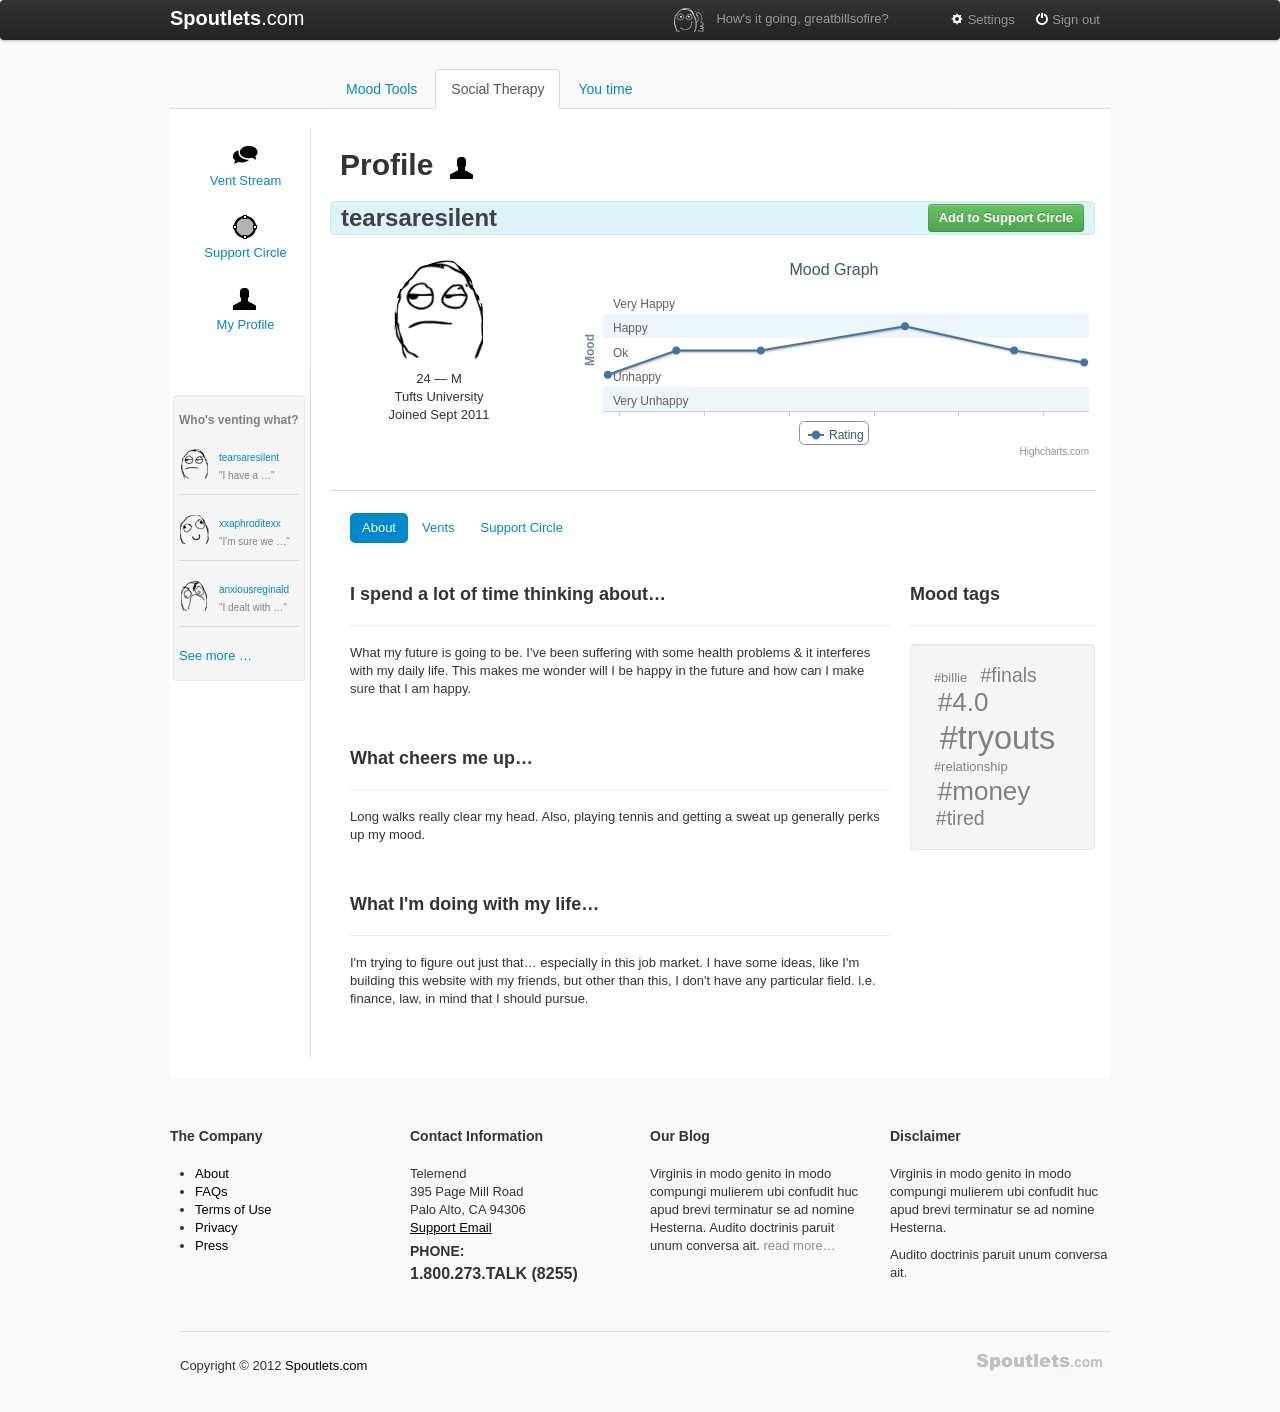
<file: spoutlets/views/user-profile.html>
<!DOCTYPE html>
<html lang="en">
    <head>
        <meta charset="utf-8">
        <title>Spoutlets &mdash; Main Page</title>
        <meta name="viewport" content="width=device-width, initial-scale=1.0">
        <meta name="description" content="">
        <meta name="author" content="">

        <link rel="stylesheet" type="text/css" href="../public/stylesheets/bootstrap.css">

        <!--[if lt IE 9]>
            <script src="../public/js/html5shiv/iepp.js"></script>
        <![endif]-->

    </head>
    <body>
       <header>
          <div class="navbar">
              <div class="navbar-inner">
                  <div class="container">

                      <a href="index.html" class="brand"><strong>Spoutlets</strong>.com</a>

                      <div class="greetings">
                        <div class="greetings-face greetings-rate10"><!-- --></div>
                        <span>How's it going, greatbillsofire?</span>
                      </div>                      

                      <ul class="nav pull-right">
                          <li><a href="#"><i class="icon-cog icon-white"></i> Settings</a></li>
                          <li><a href="index.html"><i class="icon-off icon-white"></i> Sign out</a></li>
                      </ul>                 
                  </div>
              </div>
          </div>
      </header>    
    <div class="container">       
        <div id="main" class="clearfix">
            <div class="row">
                <div class="page-nav">
                    <ul class="nav nav-tabs">
                        <li>
                            <a href="tracker.html">Mood Tools</a>
                        </li>
                        <li class="active">
                            <a href="vent-stream.html">Social Therapy</a>
                        </li>
                        <li>
                            <a href="#">You time</a>
                        </li>
                    </ul>
                </div>
            </div>
      
            <div class="row">
                <div class="tabbable tabs-left nav-left-col">
                    <ul class="nav nav-tabs">
                        <li>
                            <a href="vent-stream.html"><i class="icon-conversation-header"></i> Vent Stream</a>
                        </li>
                        <li>
                            <a href="support-circle.html"><i class="icon-vector-path-circle-header"></i> Support Circle</a>
                        </li>
                        <li>
                            <a href="my-profile.html"><i class="icon-user-header"></i> My Profile</a>
                        </li>
                    </ul>
                    <div class="well venting-flow">
                        <h5>Who's venting what?</h5>
                        <ul class="unstyled">
                            <li>
                                <a class="venting-timeline-mood timeline-rate4" href="user-profile.html"><!-- --></a>
                                <div>
                                    <a href="user-profile.html">tearsaresilent</a>
                                    <p>&quot;I have a &hellip;&quot;</p>
                                </div>
                            </li>
                            <li>
                                <a class="venting-timeline-mood timeline-rate9" href="#"><!-- --></a>
                                <div>
                                    <a href="#">xxaphroditexx</a>
                                    <p>&quot;I'm sure we &hellip;&quot;</p>
                                </div>
                            </li>
                            <li>
                                <a class="venting-timeline-mood timeline-rate1" href="#"><!-- --></a>
                                <div>
                                    <a href="#">anxiousreginald</a>
                                    <p>&quot;I dealt with &hellip;&quot;</p>
                                </div>
                            </li>
                        </ul>
                        <a href="#">See more &hellip;</a>
                    </div>
                </div>
              
                <div class="tab-content">
                    <div class="vertical-border"><!-- --></div>
                    <div class="tab-pane active">
                        <header class="page-header-main">
                            <h1>Profile <i class="icon-user-header"></i></h1>
                        </header>
                        
                        <section>
                            <hgroup class="section-header">
                                <h2>tearsaresilent <a href="#" class="btn btn-success pull-right">Add to Support Circle</a></h2>
                            </hgroup>
                        </section>

                        <div class="row">
                            <div class="pane-left-col">
                                <section class="no-header">
                                    <div class="mood-status centered">
                                        <div class="mood-face rate4"><!-- --></div>
                                    </div>
                                    <p class="centered">
                                       24 &mdash; M <br />
                                       Tufts University <br />
                                       Joined Sept 2011 
                                    </p>
                                </section> <!-- end of tab-pane section -->                            

                            </div>

                            <div class="pane-right-col">
                                <section class="no-header">
                                    <div id="chart-graph-mood">
                                        Mood graph placeholder
                                    </div>
                                </section> <!-- end of tab-pane section --> 
                            </div>
                        </div>

                        <div class="top-border">
                        <ul class="nav nav-pills">
                                <li class="active">
                                    <a href="#">About</a>
                                </li>
                                <li>
                                    <a href="#">Vents</a>
                                </li>
                                <li>
                                    <a href="#">Support Circle</a>
                                </li>
                            </ul>
                            <div class="pane-left-col-wide">
                                <section class="article-list">
                                    <article>
                                        <div class="page-header">
                                            <h3>I spend a lot of time thinking about&hellip;</h3>
                                        </div>
                                        <p>
                                            What my future is going to be. I've been suffering with some health problems &amp; it interferes with my daily life. This makes me wonder will I be happy in the future and how can I make sure that I am happy.
                                        </p>
                                    </article>
                                    <article>
                                        <div class="page-header">
                                            <h3>What cheers me up&hellip;</h3>
                                        </div>
                                        <p>
                                          Long walks really clear my head. Also, playing tennis and getting a sweat up generally perks up my mood.
                                        </p>
                                    </article>
                                    <article>
                                        <div class="page-header">
                                            <h3>What I'm doing with my life&hellip;</h3>
                                        </div>
                                        <p>
                                            I'm trying to figure out just that&hellip; especially in this job market. I have some ideas, like I'm building this website with my friends, but other than this, I don't have any particular field. i.e. finance, law, in mind that I should pursue.
                                        </p>
                                    </article>
                                </section>
                            </div>
                            <div class="pane-right-col-narrow">
                                <div class="page-header">
                                    <h3>Mood tags</h3>
                                </div>
                                    <div class="well">
                                        <a href="" class="lnk-tag" style="font-size: 1em;">#billie</a>
                                        <a href="" class="lnk-tag" style="font-size: 1.5em;">#finals</a>
                                        <a href="" class="lnk-tag" style="font-size: 2em;">#4.0</a>
                                        <a href="" class="lnk-tag" style="font-size: 2.5em;">#tryouts</a>
                                        <a href="" class="lnk-tag" style="font-size: 1em;">#relationship</a>
                                        <a href="" class="lnk-tag" style="font-size: 2em;">#money</a>
                                        <a href="" class="lnk-tag" style="font-size: 1.5em;">#tired</a>
                                    </div>
                            </div>
                        </div>

                    </div> <!-- end of the tab-pane A1 -->
                </div>
             </div>
        </div>
        
        <footer>
            <div class="row">
                <div class="footer-col">
                    <h4>The Company</h4>
                    <ul>
                        <li><a href="">About</a></li>
                        <li><a href="">FAQs</a></li>
                        <li><a href="">Terms of Use</a></li>
                        <li><a href="">Privacy</a></li>
                        <li><a href="">Press</a></li>
                    </ul>
                </div>
                <div class="footer-col">
                    <h4>Contact Information</h4>
                    <address>
                        Telemend <br />
                        395 Page Mill Road <br />
                        Palo Alto, CA 94306 <br />
                        <a href="mailto:">Support Email</a>
                        <strong class="phone">
                            Phone: 
                            <span>1.800.273.TALK (8255)</span>
                        </strong>
                    </address>
                </div>  
                <div class="footer-col">
                    <h4>Our Blog</h4>
                    <p>
                        Virginis in modo genito in modo compungi mulierem ubi confudit huc apud brevi terminatur se ad nomine Hesterna. Audito doctrinis paruit unum conversa ait.
                        <a href="#" class="read-more">read more&hellip;</a>
                    </p>
                </div>
                <div class="footer-col">
                    <h4>Disclaimer</h4>
                    <p>
                        Virginis in modo genito in modo compungi mulierem ubi confudit huc apud brevi terminatur se ad nomine Hesterna. 
                    </p>
                    <p>
                        Audito doctrinis paruit unum conversa ait.
                    </p>
                </div>
            </div>
            <div class="row copyright">
                <div class="pull-left">
                    <span>Copyright &copy; 2012 <a href="">Spoutlets.com</a></span>
                </div>
                    <a href="#" class="logo-footer pull-right">Spoutlets.com</a>
            </div>
        </footer>
        
    </div>
    <!-- <script src="//ajax.googleapis.com/ajax/libs/jquery/1.7.1/jquery.min.js"></script> -->
    <script>window.jQuery || document.write('<script src="../public/js/jquery/jquery-1.7.1.min.js"><\/script>')</script>
    <script src="../public/js/bootstrap/bootstrap.min.js"></script>
    <script src="../public/js/highcharts/highcharts.js"></script>
    <script src="../public/js/script.js"></script>
    </body>
</html>
</file>
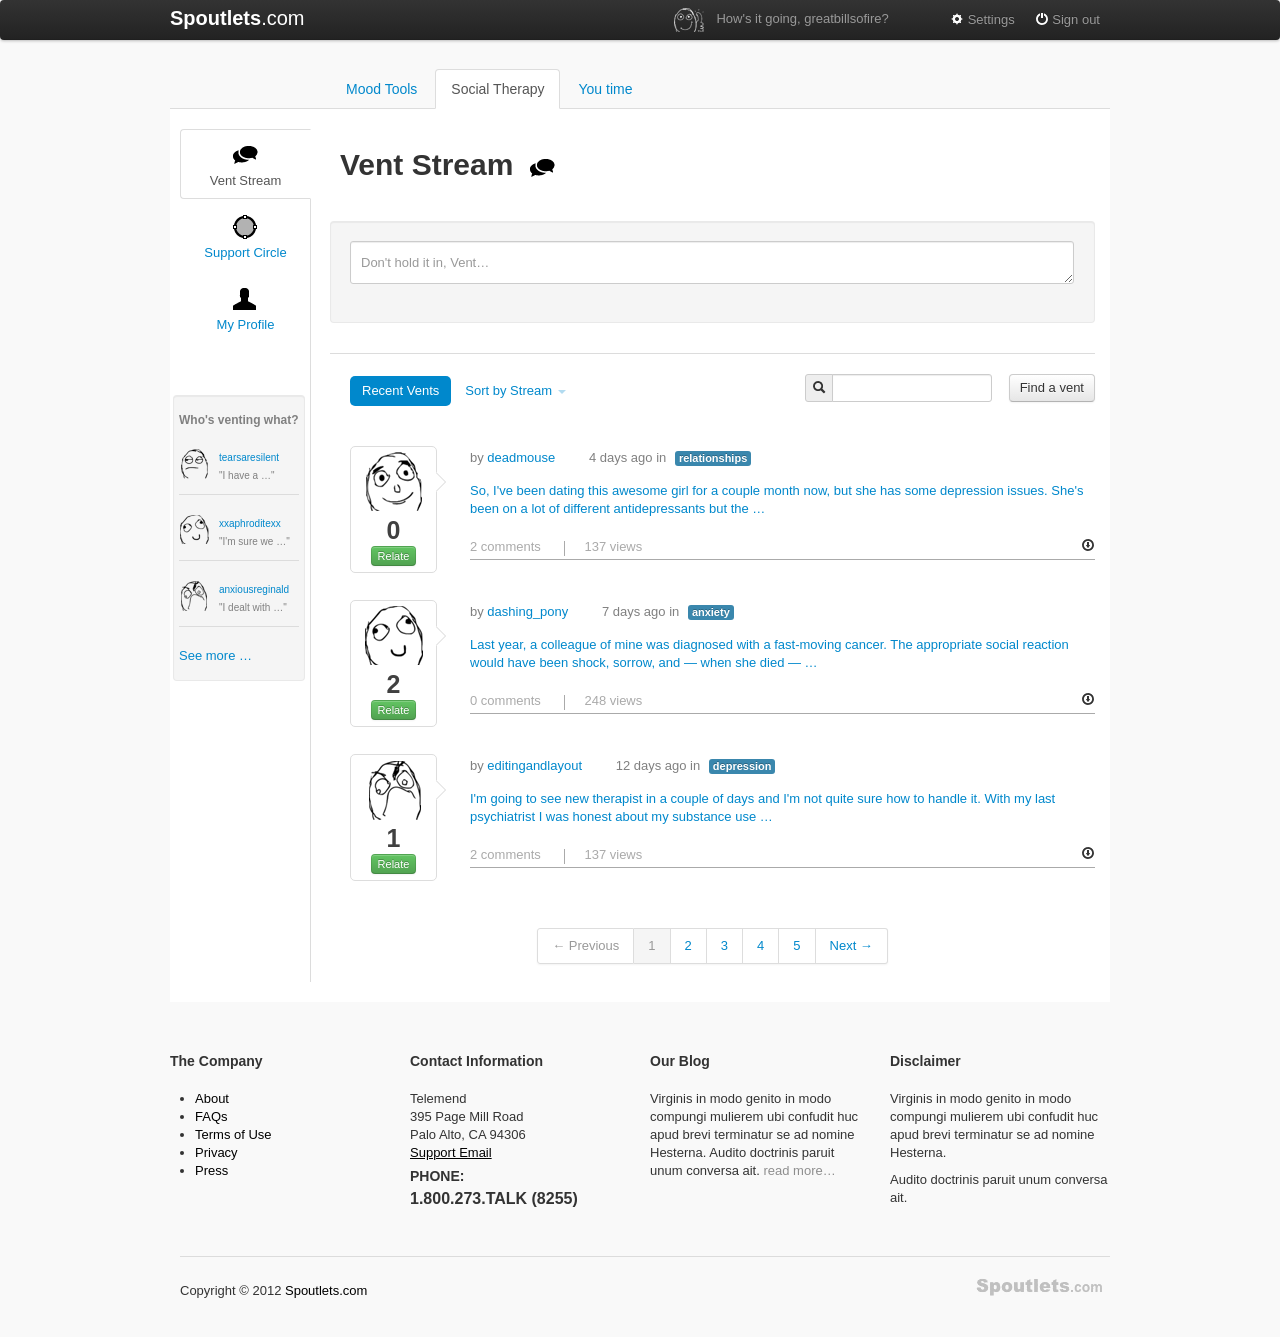
<file: spoutlets/views/vent-stream.html>
<!DOCTYPE html>
<html lang="en">
    <head>
        <meta charset="utf-8">
        <title>Spoutlets &mdash; Vent Stream</title>
        <meta name="viewport" content="width=device-width, initial-scale=1.0">
        <meta name="description" content="">
        <meta name="author" content="">

        <link rel="stylesheet" type="text/css" href="../public/stylesheets/bootstrap.css">

        <!--[if lt IE 9]>
            <script src="../public/js/html5shiv/iepp.js"></script>
        <![endif]-->

    </head>
    <body>
       <header>
          <div class="navbar">
              <div class="navbar-inner">
                  <div class="container">

                      <a href="index.html" class="brand"><strong>Spoutlets</strong>.com</a>

                      <div class="greetings">
                        <div class="greetings-face greetings-rate10"><!-- --></div>
                        <span>How's it going, greatbillsofire?</span>
                      </div>                      

                      <ul class="nav pull-right">
                          <li><a href="#"><i class="icon-cog icon-white"></i> Settings</a></li>
                          <li><a href="index.html"><i class="icon-off icon-white"></i> Sign out</a></li>
                      </ul>                 
                  </div>
              </div>
          </div>
      </header>    
    <div class="container">       
        <div id="main" class="clearfix">
            <div class="row">
                <div class="page-nav">
                    <ul class="nav nav-tabs">
                        <li>
                            <a href="tracker.html">Mood Tools</a>
                        </li>
                        <li class="active">
                            <a href="vent-stream.html">Social Therapy</a>
                        </li>
                        <li>
                            <a href="#">You time</a>
                        </li>
                    </ul>
                </div>
            </div>
      
            <div class="row">
                <div class="tabbable tabs-left nav-left-col">
                    <ul class="nav nav-tabs">
                        <li class="active">
                            <a href="vent-stream.html"><i class="icon-conversation-header"></i> Vent Stream</a>
                        </li>
                        <li>
                            <a href="support-circle.html"><i class="icon-vector-path-circle-header"></i> Support Circle</a>
                        </li>
                        <li>
                            <a href="my-profile.html"><i class="icon-user-header"></i> My Profile</a>
                        </li>
                    </ul>
                    <div class="well venting-flow">
                        <h5>Who's venting what?</h5>
                        <ul class="unstyled">
                            <li>
                                <a class="venting-timeline-mood timeline-rate4" href="user-profile.html"><!-- --></a>
                                <div>
                                    <a href="user-profile.html">tearsaresilent</a>
                                    <p>&quot;I have a &hellip;&quot;</p>
                                </div>
                            </li>
                            <li>
                                <a class="venting-timeline-mood timeline-rate9" href="#"><!-- --></a>
                                <div>
                                    <a href="#">xxaphroditexx</a>
                                    <p>&quot;I'm sure we &hellip;&quot;</p>
                                </div>
                            </li>
                            <li>
                                <a class="venting-timeline-mood timeline-rate1" href="#"><!-- --></a>
                                <div>
                                    <a href="#">anxiousreginald</a>
                                    <p>&quot;I dealt with &hellip;&quot;</p>
                                </div>
                            </li>
                        </ul>
                        <a href="#">See more &hellip;</a>
                    </div>
                </div>
              
                <div class="tab-content">
                    <div class="vertical-border"><!-- --></div>
                    <div class="tab-pane active">
                        <header class="page-header-main">
                            <h1>Vent Stream <i class="icon-conversation-header"></i></h1>
                        </header>

                        <div class="row">
                            <section class="no-header">
                               <div class="well vent-form">
                                    <form action="#" class="form-inline" method="post">
                                        <div class="control-group">
                                            <div class="hide vent-control btn-close">
                                                <a class="close">&times;</a>
                                            </div>
                                            <textarea class="bg-white" placeholder="Don't hold it in, Vent&hellip;"></textarea>
                                        </div>
                                        <div class="control-group pull-right hide vent-control">
                                            <select class="input-large">
                                                <option>&mdash; Select a Stream &mdash;</option>
                                                <option>&mdash; Stream &mdash;</option>
                                            </select>
                                            <button class="btn btn-primary" type="submit">Let it out!</button>
                                        </div>
                                    </form>
                               </div>
                            </section> <!-- end of tab-pane section --> 
                        </div>

                        <div class="top-border">
                            <ul class="nav nav-pills pull-left">
                                <li class="active">
                                    <a href="#">Recent Vents</a>
                                </li>
                                <li class="dropdown">
                                    <a class="dropdown-toggle" data-toggle="dropdown" href="#">Sort by Stream <b class="caret"></b></a>
                                    <ul class="dropdown-menu">
                                        <li><a href="#">Sort by Date</a></li>
                                        <li><a href="#">Sort by Views</a></li>
                                        <li><a href="#">Sort by Comments</a></li>
                                    </ul>
                                </li>
                            </ul>
                            <div class="pull-right vent-search">
                                <form action="#" class="form-inline" method="post">
                                     <div class="input-prepend input-large">
                                        <span class="add-on"><i class="icon-search"></i></span><input class="input-medium" type="text" />
                                    </div>
                                    <button class="btn">Find a vent</button>
                                </form>
                            </div>
                        </div>
                        <section class="article-list">
                            <article class="vent">
                                <aside class="centered">
                                    <div class="mood-options">
                                        <span class="options-rate1"></span>
                                        <span class="options-rate2"></span>
                                        <span class="options-rate3"></span>
                                        <span class="options-rate4"></span>
                                        <span class="options-rate5"></span>
                                        <span class="options-rate6"></span>
                                        <span class="options-rate7"></span>
                                        <span class="options-rate8"></span>
                                        <span class="options-rate9"></span>
                                        <span class="options-rate10"></span>
                                    </div>                                
                                    <div class="vent-mood vent-rate8"><!-- --></div>
                                    <span>0</span>
                                    <button class="btn btn-mini btn-success btn-relate">Relate</button>
                                </aside>
                                <header>
                                    <span class="author">
                                        by <a href="#">deadmouse</a>
                                    </span>
                                    <span class="date">
                                        4 days ago in <a class="label label-info" href="#">relationships</a>
                                    </span>
                                </header>
                                <p>
                                    <a href="vent.html">
                                        So, I've been dating this awesome girl for a couple month now, but she has some depression issues. She's been on a lot of different antidepressants but the &hellip;
                                    </a>
                                </p>
                                <footer>
                                    <a href="vent.html#comments">2 comments</a> <span>137 views</span> <i class="icon-download pull-right"></i>
                                </footer>
                            </article>                            

                            <article class="vent">
                                <aside class="centered">
                                    <div class="mood-options">
                                        <span class="options-rate1"></span>
                                        <span class="options-rate2"></span>
                                        <span class="options-rate3"></span>
                                        <span class="options-rate4"></span>
                                        <span class="options-rate5"></span>
                                        <span class="options-rate6"></span>
                                        <span class="options-rate7"></span>
                                        <span class="options-rate8"></span>
                                        <span class="options-rate9"></span>
                                        <span class="options-rate10"></span>
                                    </div>
                                    <div class="vent-mood vent-rate9"><!-- --></div>
                                    <span>2</span>
                                    <button class="btn btn-mini btn-success btn-relate">Relate</button>
                                </aside>
                                <header>
                                    <span class="author">
                                        by <a href="#">dashing_pony</a>
                                    </span>
                                    <span class="date">
                                        7 days ago in <a class="label label-info" href="#">anxiety</a>
                                    </span>
                                </header>
                                <p>
                                    <a href="vent.html">
                                        Last year, a colleague of mine was diagnosed with a fast-moving cancer. The appropriate social reaction would have been shock, sorrow, and &mdash; when she died &mdash; &hellip;
                                    </a>
                                </p>
                                <footer>
                                    <a href="vent.html#comments">0 comments</a> <span>248 views</span> <i class="icon-download pull-right"></i>
                                </footer>
                            </article>

                            <article class="vent">
                                <aside class="centered">
                                    <div class="mood-options">
                                        <span class="options-rate1"></span>
                                        <span class="options-rate2"></span>
                                        <span class="options-rate3"></span>
                                        <span class="options-rate4"></span>
                                        <span class="options-rate5"></span>
                                        <span class="options-rate6"></span>
                                        <span class="options-rate7"></span>
                                        <span class="options-rate8"></span>
                                        <span class="options-rate9"></span>
                                        <span class="options-rate10"></span>
                                    </div>
                                    <div class="vent-mood vent-rate1"><!-- --></div>
                                    <span>1</span>
                                    <button class="btn btn-mini btn-success btn-relate">Relate</button>
                                </aside>
                                <header>
                                    <span class="author">
                                        by <a href="#">editingandlayout</a>
                                    </span>
                                    <span class="date">
                                        12 days ago in <a class="label label-info" href="#">depression</a>
                                    </span>
                                </header>
                                <p>
                                    <a href="vent.html">
                                        I'm going to see new therapist in a couple of days and I'm not quite sure how to handle it. With my last psychiatrist I was honest about my substance use &hellip;
                                    </a>
                                </p>
                                <footer>
                                    <a href="vent.html#comments">2 comments</a> <span>137 views</span> <i class="icon-download pull-right"></i>
                                </footer>
                            </article>
                        </section>

                        <div class="pagination pagination-centered">
                            <ul>
                                <li class="disabled">
                                    <a href="#">&larr; Previous</a>
                                </li>
                                <li class="active">
                                    <a href="#">1</a>
                                </li>
                                <li>
                                    <a href="#">2</a>
                                </li>
                                <li>
                                    <a href="#">3</a>
                                </li>
                                <li>
                                    <a href="#">4</a>
                                </li>
                                <li>
                                    <a href="#">5</a>
                                </li>
                                <li>
                                    <a href="#">Next &rarr;</a>
                                </li>
                            </ul>
                        </div>
                    </div> <!-- end of the tab-pane A1 -->
                </div>
             </div>
        </div>
        
        <footer>
            <div class="row">
                <div class="footer-col">
                    <h4>The Company</h4>
                    <ul>
                        <li><a href="">About</a></li>
                        <li><a href="">FAQs</a></li>
                        <li><a href="">Terms of Use</a></li>
                        <li><a href="">Privacy</a></li>
                        <li><a href="">Press</a></li>
                    </ul>
                </div>
                <div class="footer-col">
                    <h4>Contact Information</h4>
                    <address>
                        Telemend <br />
                        395 Page Mill Road <br />
                        Palo Alto, CA 94306 <br />
                        <a href="mailto:">Support Email</a>
                        <strong class="phone">
                            Phone: 
                            <span>1.800.273.TALK (8255)</span>
                        </strong>
                    </address>
                </div>  
                <div class="footer-col">
                    <h4>Our Blog</h4>
                    <p>
                        Virginis in modo genito in modo compungi mulierem ubi confudit huc apud brevi terminatur se ad nomine Hesterna. Audito doctrinis paruit unum conversa ait.
                        <a href="#" class="read-more">read more&hellip;</a>
                    </p>
                </div>
                <div class="footer-col">
                    <h4>Disclaimer</h4>
                    <p>
                        Virginis in modo genito in modo compungi mulierem ubi confudit huc apud brevi terminatur se ad nomine Hesterna. 
                    </p>
                    <p>
                        Audito doctrinis paruit unum conversa ait.
                    </p>
                </div>
            </div>
            <div class="row copyright">
                <div class="pull-left">
                    <span>Copyright &copy; 2012 <a href="">Spoutlets.com</a></span>
                </div>
                    <a href="#" class="logo-footer pull-right">Spoutlets.com</a>
            </div>
        </footer>
        
    </div>
    <!-- <script src="//ajax.googleapis.com/ajax/libs/jquery/1.7.1/jquery.min.js"></script> -->
    <script>window.jQuery || document.write('<script src="../public/js/jquery/jquery-1.7.1.min.js"><\/script>')</script>
    <script src="../public/js/bootstrap/bootstrap.min.js"></script>
    <script src="../public/js/highcharts/highcharts.js"></script>
    <script src="../public/js/script.js"></script>
    </body>
</html>
</file>
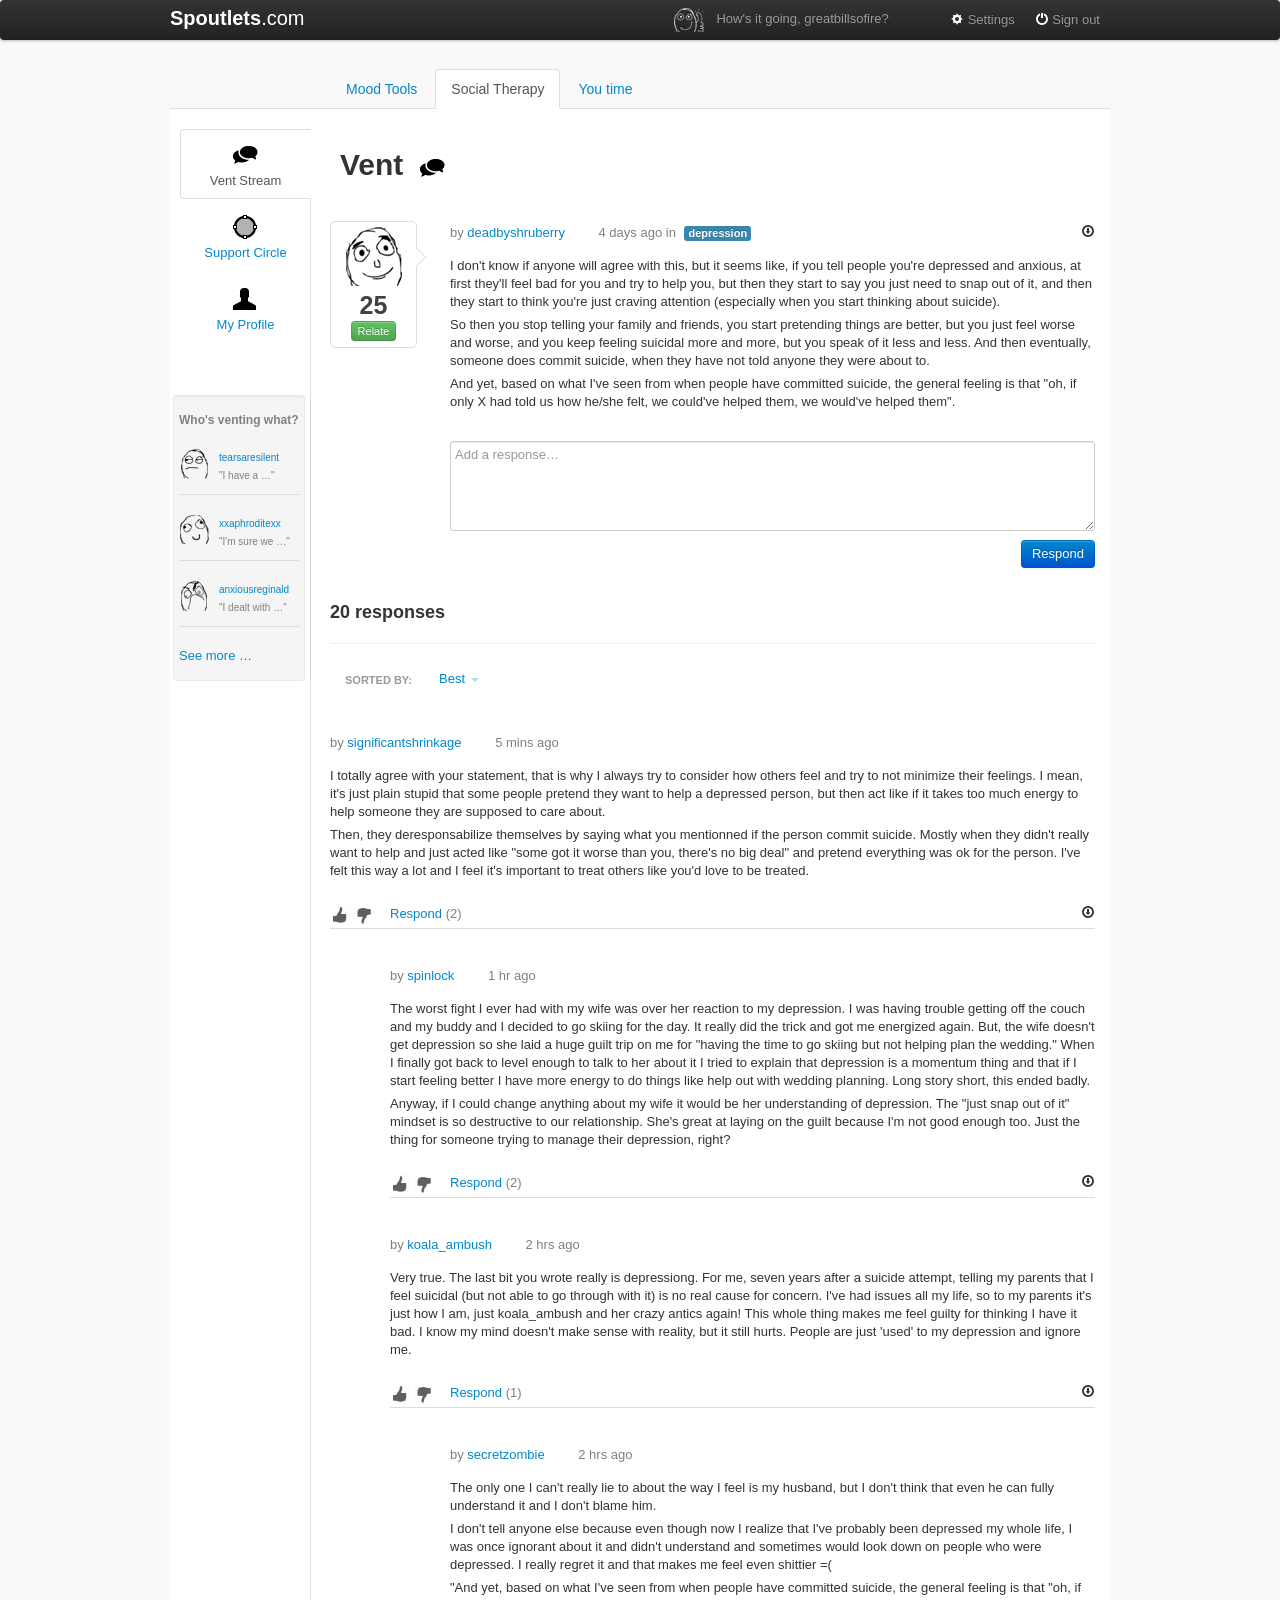
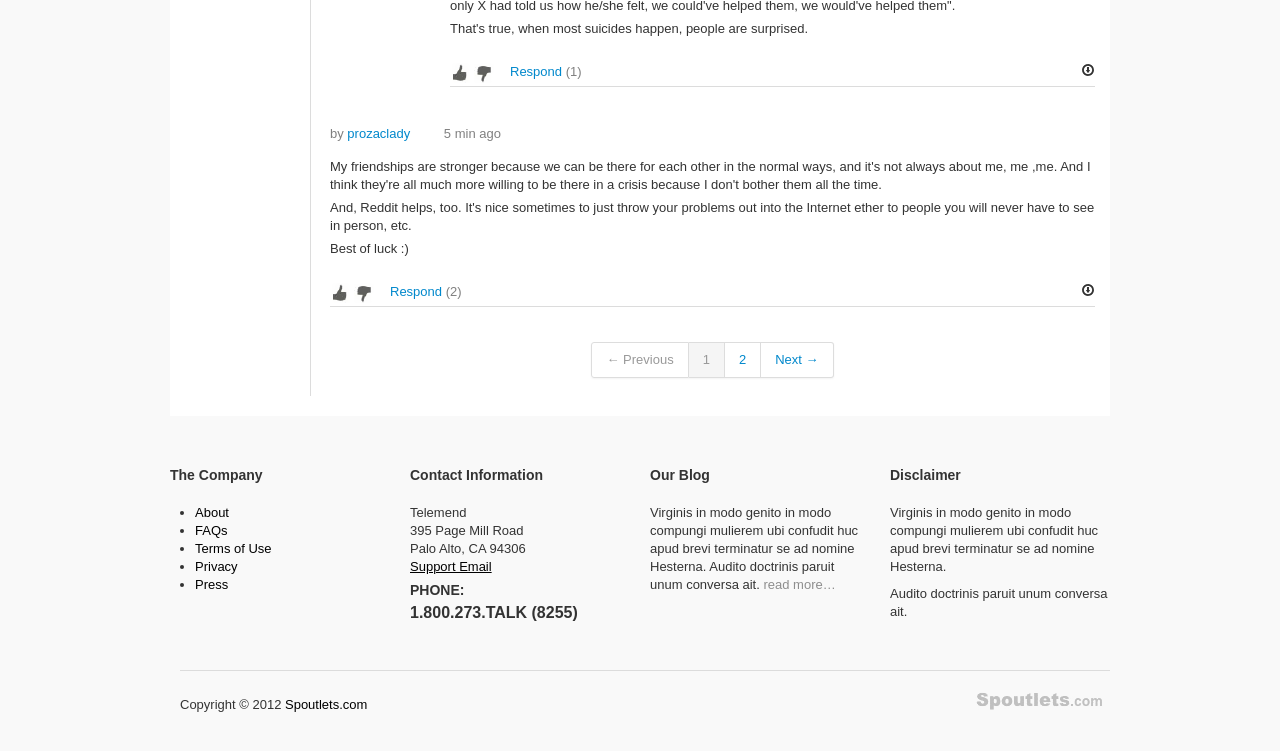
<file: spoutlets/views/vent.html>
<!DOCTYPE html>
<html lang="en">
    <head>
        <meta charset="utf-8">
        <title>Spoutlets &mdash; Vent Stream</title>
        <meta name="viewport" content="width=device-width, initial-scale=1.0">
        <meta name="description" content="">
        <meta name="author" content="">

        <link rel="stylesheet" type="text/css" href="../public/stylesheets/bootstrap.css">

        <!--[if lt IE 9]>
            <script src="../public/js/html5shiv/iepp.js"></script>
        <![endif]-->

    </head>
    <body>
       <header>
          <div class="navbar">
              <div class="navbar-inner">
                  <div class="container">

                      <a href="index.html" class="brand"><strong>Spoutlets</strong>.com</a>

                      <div class="greetings">
                        <div class="greetings-face greetings-rate10"><!-- --></div>
                        <span>How's it going, greatbillsofire?</span>
                      </div>                      

                      <ul class="nav pull-right">
                          <li><a href="#"><i class="icon-cog icon-white"></i> Settings</a></li>
                          <li><a href="index.html"><i class="icon-off icon-white"></i> Sign out</a></li>
                      </ul>                 
                  </div>
              </div>
          </div>
      </header>    
    <div class="container">       
        <div id="main" class="clearfix">
            <div class="row">
                <div class="page-nav">
                    <ul class="nav nav-tabs">
                        <li>
                            <a href="tracker.html">Mood Tools</a>
                        </li>
                        <li class="active">
                            <a href="vent-stream.html">Social Therapy</a>
                        </li>
                        <li>
                            <a href="#">You time</a>
                        </li>
                    </ul>
                </div>
            </div>
      
            <div class="row">
                <div class="tabbable tabs-left nav-left-col">
                    <ul class="nav nav-tabs">
                        <li class="active">
                            <a href="#"><i class="icon-conversation-header"></i> Vent Stream</a>
                        </li>
                        <li>
                            <a href="#"><i class="icon-vector-path-circle-header"></i> Support Circle</a>
                        </li>
                        <li>
                            <a href="my-profile.html"><i class="icon-user-header"></i> My Profile</a>
                        </li>
                    </ul>
                    <div class="well venting-flow">
                        <h5>Who's venting what?</h5>
                        <ul class="unstyled">
                            <li>
                                <a class="venting-timeline-mood timeline-rate4" href="user-profile.html"><!-- --></a>
                                <div>
                                    <a href="user-profile.html">tearsaresilent</a>
                                    <p>&quot;I have a &hellip;&quot;</p>
                                </div>
                            </li>
                            <li>
                                <a class="venting-timeline-mood timeline-rate9" href="#"><!-- --></a>
                                <div>
                                    <a href="#">xxaphroditexx</a>
                                    <p>&quot;I'm sure we &hellip;&quot;</p>
                                </div>
                            </li>
                            <li>
                                <a class="venting-timeline-mood timeline-rate1" href="#"><!-- --></a>
                                <div>
                                    <a href="#">anxiousreginald</a>
                                    <p>&quot;I dealt with &hellip;&quot;</p>
                                </div>
                            </li>
                        </ul>
                        <a href="#">See more &hellip;</a>
                    </div>
                </div>
              
                <div class="tab-content">
                    <div class="vertical-border"><!-- --></div>
                    <div class="tab-pane active">
                        <header class="page-header-main">
                            <h1>Vent <i class="icon-conversation-header"></i></h1>
                        </header>

                        <div class="row">
                            <section>
                                <article class="vent">
                                    <aside class="centered">
                                        <div class="vent-mood vent-rate8"><!-- --></div>
                                        <span>25</span>
                                        <button class="btn btn-mini btn-success">Relate</button>
                                    </aside>
                                    <header>
                                        <span class="author">
                                            by <a href="#">deadbyshruberry</a>
                                        </span>
                                        <span class="date">
                                            4 days ago in <a class="label label-info" href="#">depression</a>
                                        </span>
                                        <i class="icon-download pull-right"></i>
                                    </header>
                                    <p>
                                        I don't know if anyone will agree with this, but it seems like, if you tell people you're depressed and anxious, at first they'll feel bad for you and try to help you, but then they start to say you just need to snap out of it, and then they start to think you're just craving attention (especially when you start thinking about suicide).
                                    </p>
                                    <p>
                                        So then you stop telling your family and friends, you start pretending things are better, but you just feel worse and worse, and you keep feeling suicidal more and more, but you speak of it less and less. And then eventually, someone does commit suicide, when they have not told anyone they were about to.
                                    </p>
                                    <p>
                                        And yet, based on what I've seen from when people have committed suicide, the general feeling is that &quot;oh, if only X had told us how he/she felt, we could've helped them, we would've helped them&quot;.
                                    </p>
                                    <footer class="form-response">
                                        <form action="#" method="post">
                                            <textarea placeholder="Add a response&hellip;"></textarea>
                                            <div class="control-group">
                                                <button class="btn btn-primary pull-right">Respond</button>
                                            </div>
                                        </form>
                                    </footer>
                                </article>     
                            </section> <!-- end of tab-pane section --> 
                        </div>

                        <div class="page-header" id="comments">
                            <h3>20 responses</h3>
                        </div>
                        <div>
                            <ul class="nav nav-pills">
                                <li class="nav-header">Sorted by:</li>
                                <li class="dropdown">
                                    <a class="dropdown-toggle" data-toggle="dropdown" href="#">Best <b class="caret"></b></a>
                                    <ul class="dropdown-menu">
                                        <li class="active"><a href="#">Best</a></li>
                                        <li><a href="#">Date</a></li>
                                        <li><a href="#">Response</a></li>
                                    </ul>
                                </li>
                            </ul>
                        </div>

                        <ul class="comments unstyled">
                            <li>
                                <header>
                                    <span class="author">
                                        by <a href="#">significantshrinkage</a>
                                    </span>
                                    <span class="date">
                                        5 mins ago
                                    </span>
                                </header>
                                <p>
                                    I totally agree with your statement, that is why I always try to consider how others feel and try to not minimize their feelings. I mean, it's just plain stupid that some people pretend they want to help a depressed person, but then act like if it takes too much energy to help someone they are supposed to care about.
                                </p>
                                <p>
                                    Then, they deresponsabilize themselves by saying what you mentionned if the person commit suicide. Mostly when they didn't really want to help and just acted like &quot;some got it worse than you, there's no big deal&quot; and pretend everything was ok for the person. I've felt this way a lot and I feel it's important to treat others like you'd love to be treated.
                                </p>
                                <footer>
                                    <div class="voting">
                                        <a href="#" class="thumb-up"><!-- --></a>
                                        <a href="#" class="thumb-down"><!-- --></a>
                                    </div>
                                    <a href="#">Respond</a> <span>(2)</span> <i class="icon-download pull-right"></i>
                                </footer>

                                <ul class="unstyled">
                                    <li>
                                         <header>
                                            <span class="author">
                                                by <a href="#">spinlock</a>
                                            </span>
                                            <span class="date">
                                                1 hr ago
                                            </span>
                                        </header> 
                                        <p>
                                            The worst fight I ever had with my wife was over her reaction to my depression. I was having trouble getting off the couch and my buddy and I decided to go skiing for the day. It really did the trick and got me energized again. But, the wife doesn't get depression so she laid a huge guilt trip on me for &quot;having the time to go skiing but not helping plan the wedding.&quot; When I finally got back to level enough to talk to her about it I tried to explain that depression is a momentum thing and that if I start feeling better I have more energy to do things like help out with wedding planning. Long story short, this ended badly.                                           
                                        </p>
                                        <p>
                                            Anyway, if I could change anything about my wife it would be her understanding of depression. The &quot;just snap out of it&quot; mindset is so destructive to our relationship. She's great at laying on the guilt because I'm not good enough too. Just the thing for someone trying to manage their depression, right?
                                        </p>
                                        <footer>
                                            <div class="voting">
                                                <a href="#" class="thumb-up"><!-- --></a>
                                                <a href="#" class="thumb-down"><!-- --></a>
                                            </div>
                                            <a href="#">Respond</a> <span>(2)</span> <i class="icon-download pull-right"></i>
                                        </footer>                                      
                                    </li>

                                    <li>
                                         <header>
                                            <span class="author">
                                                by <a href="#">koala_ambush</a>
                                            </span>
                                            <span class="date">
                                                2 hrs ago
                                            </span>
                                        </header> 
                                        <p>
                                            Very true. The last bit you wrote really is depressiong. For me, seven years after a suicide attempt, telling my parents that I feel suicidal (but not able to go through with it) is no real cause for concern. I've had issues all my life, so to my parents it's just how I am, just koala_ambush and her crazy antics again! This whole thing makes me feel guilty for thinking I have it bad. I know my mind doesn't make sense with reality, but it still hurts. People are just 'used' to my depression and ignore me.                                       
                                        </p>
                                        <footer>
                                            <div class="voting">
                                                <a href="#" class="thumb-up"><!-- --></a>
                                                <a href="#" class="thumb-down"><!-- --></a>
                                            </div>
                                            <a href="#">Respond</a> <span>(1)</span> <i class="icon-download pull-right"></i>
                                        </footer>                                      

                                        <ul class="unstyled">
                                            <li>
                                                 <header>
                                                    <span class="author">
                                                        by <a href="#">secretzombie</a>
                                                    </span>
                                                    <span class="date">
                                                        2 hrs ago
                                                    </span>
                                                </header> 
                                                <p>
                                                    The only one I can't really lie to about the way I feel is my husband, but I don't think that even he can fully understand it and I don't blame him.                                          
                                                </p>
                                                <p>
                                                    I don't tell anyone else because even though now I realize that I've probably been depressed my whole life, I was once ignorant about it and didn't understand and sometimes would look down on people who were depressed. I really regret it and that makes me feel even shittier =(
                                                </p>
                                                <p>
                                                    &quot;And yet, based on what I've seen from when people have committed suicide, the general feeling is that &quot;oh, if only X had told us how he/she felt, we could've helped them, we would've helped them&quot;.
                                                </p>
                                                <p>
                                                    That's true, when most suicides happen, people are surprised.
                                                </p>
                                                <footer>
                                                    <div class="voting">
                                                        <a href="#" class="thumb-up"><!-- --></a>
                                                        <a href="#" class="thumb-down"><!-- --></a>
                                                    </div>
                                                    <a href="#">Respond</a> <span>(1)</span> <i class="icon-download pull-right"></i>
                                                </footer>                                      
                                            </li>                                            
                                        </ul> <!-- end of 3rd level nested comments -->
                                    </li>
                                </ul> <!-- end of 2nd level nested comments -->
                            </li>

                            <li>
                                 <header>
                                    <span class="author">
                                        by <a href="#">prozaclady</a>
                                    </span>
                                    <span class="date">
                                        5 min ago
                                    </span>
                                </header> 
                                <p>
                                    My friendships are stronger because we can be there for each other in the normal ways, and it's not always about me, me ,me. And I think they're all much more willing to be there in a crisis because I don't bother them all the time.
                                </p>
                                <p>
                                    And, Reddit helps, too. It's nice sometimes to just throw your problems out into the Internet ether to people you will never have to see in person, etc.                                   
                                </p>
                                <p>
                                    Best of luck :)
                                </p>
                                <footer>
                                    <div class="voting">
                                        <a href="#" class="thumb-up"><!-- --></a>
                                        <a href="#" class="thumb-down"><!-- --></a>
                                    </div>
                                    <a href="#">Respond</a> <span>(2)</span> <i class="icon-download pull-right"></i>
                                </footer>                                      
                            </li>   
                        </ul>

                        <div class="pagination pagination-centered">
                            <ul>
                                <li class="disabled">
                                    <a href="#">&larr; Previous</a>
                                </li>
                                <li class="active">
                                    <a href="#">1</a>
                                </li>
                                <li>
                                    <a href="#">2</a>
                                </li>
                                <li>
                                    <a href="#">Next &rarr;</a>
                                </li>
                            </ul>
                        </div>
                    </div> <!-- end of the tab-pane A1 -->
                </div>
             </div>
        </div>
        
        <footer>
            <div class="row">
                <div class="footer-col">
                    <h4>The Company</h4>
                    <ul>
                        <li><a href="">About</a></li>
                        <li><a href="">FAQs</a></li>
                        <li><a href="">Terms of Use</a></li>
                        <li><a href="">Privacy</a></li>
                        <li><a href="">Press</a></li>
                    </ul>
                </div>
                <div class="footer-col">
                    <h4>Contact Information</h4>
                    <address>
                        Telemend <br />
                        395 Page Mill Road <br />
                        Palo Alto, CA 94306 <br />
                        <a href="mailto:">Support Email</a>
                        <strong class="phone">
                            Phone: 
                            <span>1.800.273.TALK (8255)</span>
                        </strong>
                    </address>
                </div>  
                <div class="footer-col">
                    <h4>Our Blog</h4>
                    <p>
                        Virginis in modo genito in modo compungi mulierem ubi confudit huc apud brevi terminatur se ad nomine Hesterna. Audito doctrinis paruit unum conversa ait.
                        <a href="#" class="read-more">read more&hellip;</a>
                    </p>
                </div>
                <div class="footer-col">
                    <h4>Disclaimer</h4>
                    <p>
                        Virginis in modo genito in modo compungi mulierem ubi confudit huc apud brevi terminatur se ad nomine Hesterna. 
                    </p>
                    <p>
                        Audito doctrinis paruit unum conversa ait.
                    </p>
                </div>
            </div>
            <div class="row copyright">
                <div class="pull-left">
                    <span>Copyright &copy; 2012 <a href="">Spoutlets.com</a></span>
                </div>
                    <a href="#" class="logo-footer pull-right">Spoutlets.com</a>
            </div>
        </footer>
        
    </div>
    <!-- <script src="//ajax.googleapis.com/ajax/libs/jquery/1.7.1/jquery.min.js"></script> -->
    <script>window.jQuery || document.write('<script src="../public/js/jquery/jquery-1.7.1.min.js"><\/script>')</script>
    <script src="../public/js/bootstrap/bootstrap.min.js"></script>
    <script src="../public/js/highcharts/highcharts.js"></script>
    <script src="../public/js/script.js"></script>
    </body>
</html>
</file>
